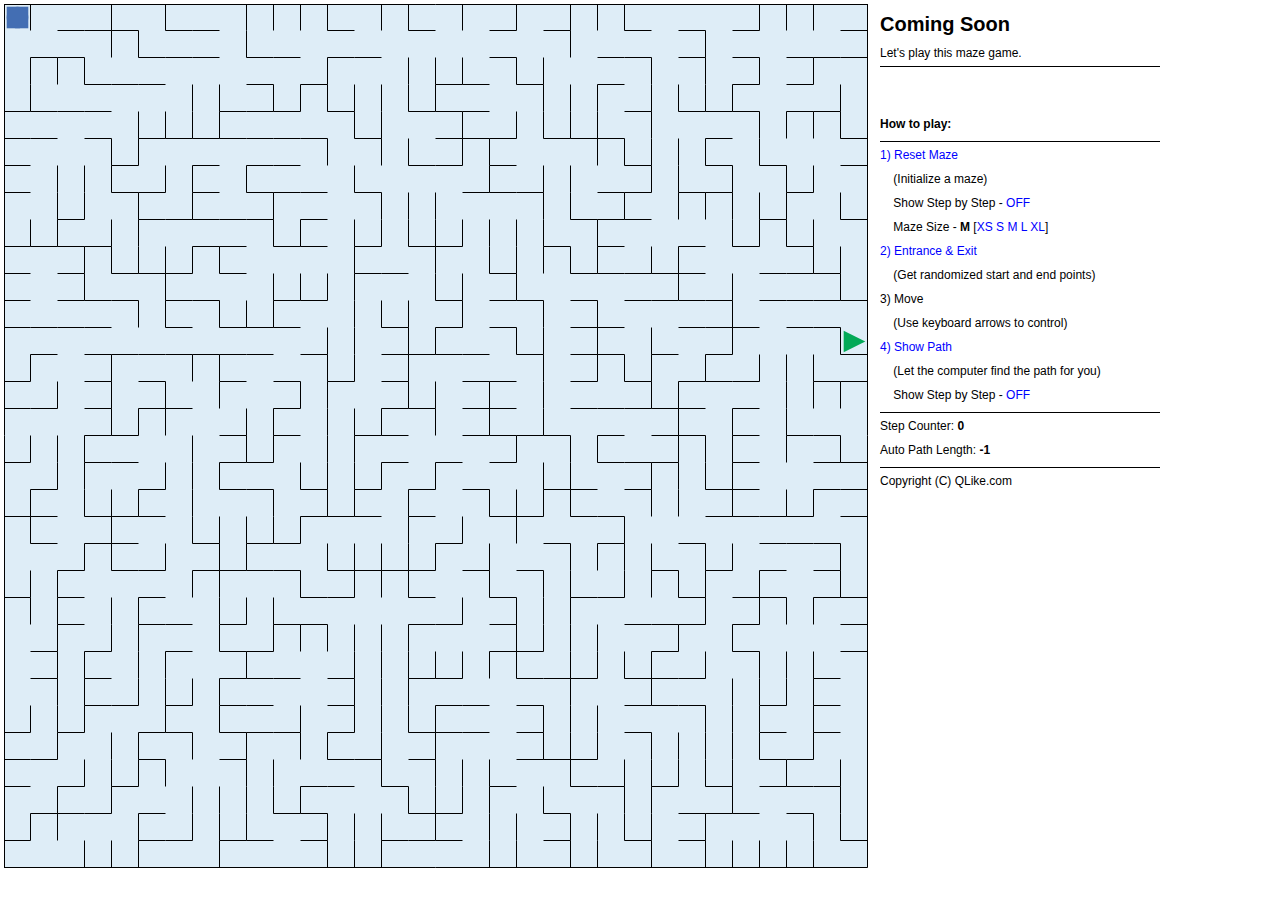
<file: index.html>
<!DOCTYPE html>
<html>
<head>
	<title>QLike Maze</title>
	<link rel="stylesheet" type="text/css" href="maze/app.min.css" />
	<link rel="stylesheet" type="text/css" href="coming.css" />
	<script type="text/javascript" src="maze/app.min.js"></script>
	<script type="text/javascript" src="coming.js"></script>
</head>
<body>
</body>
</html>
</file>
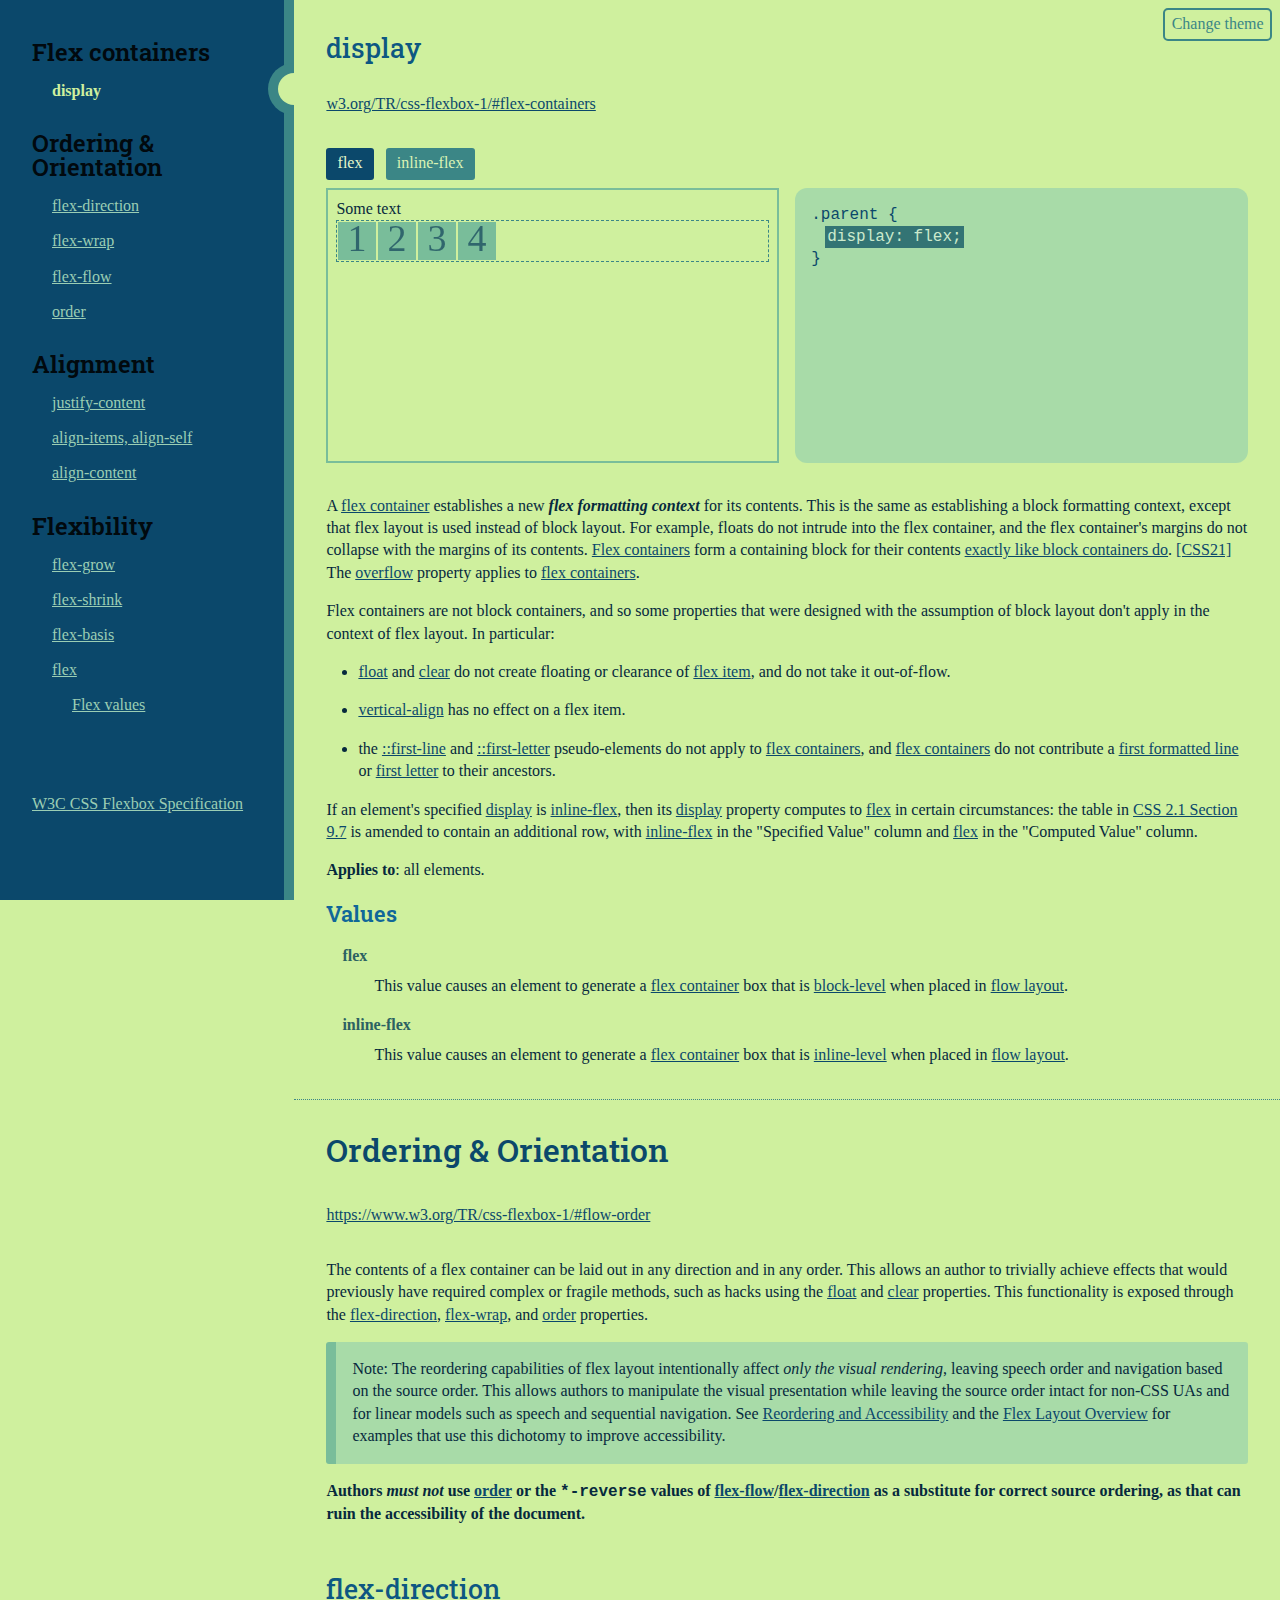
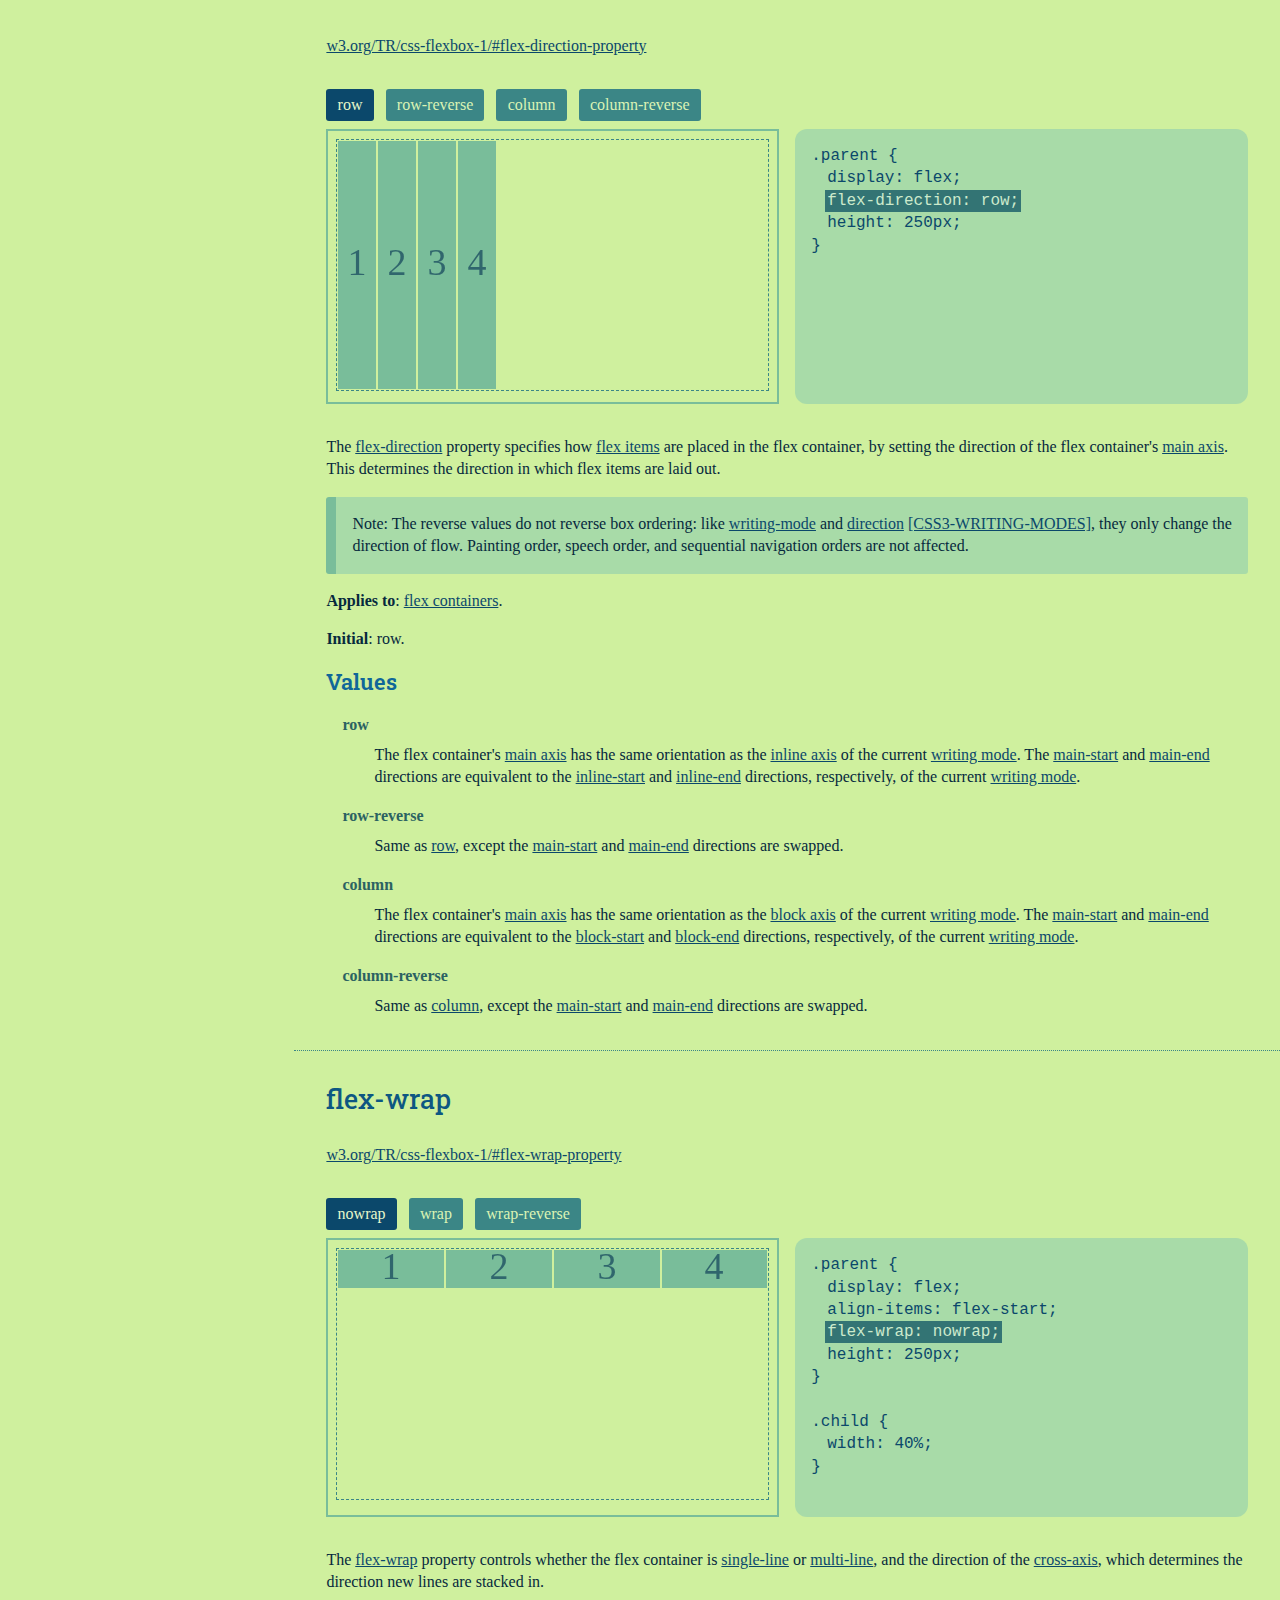
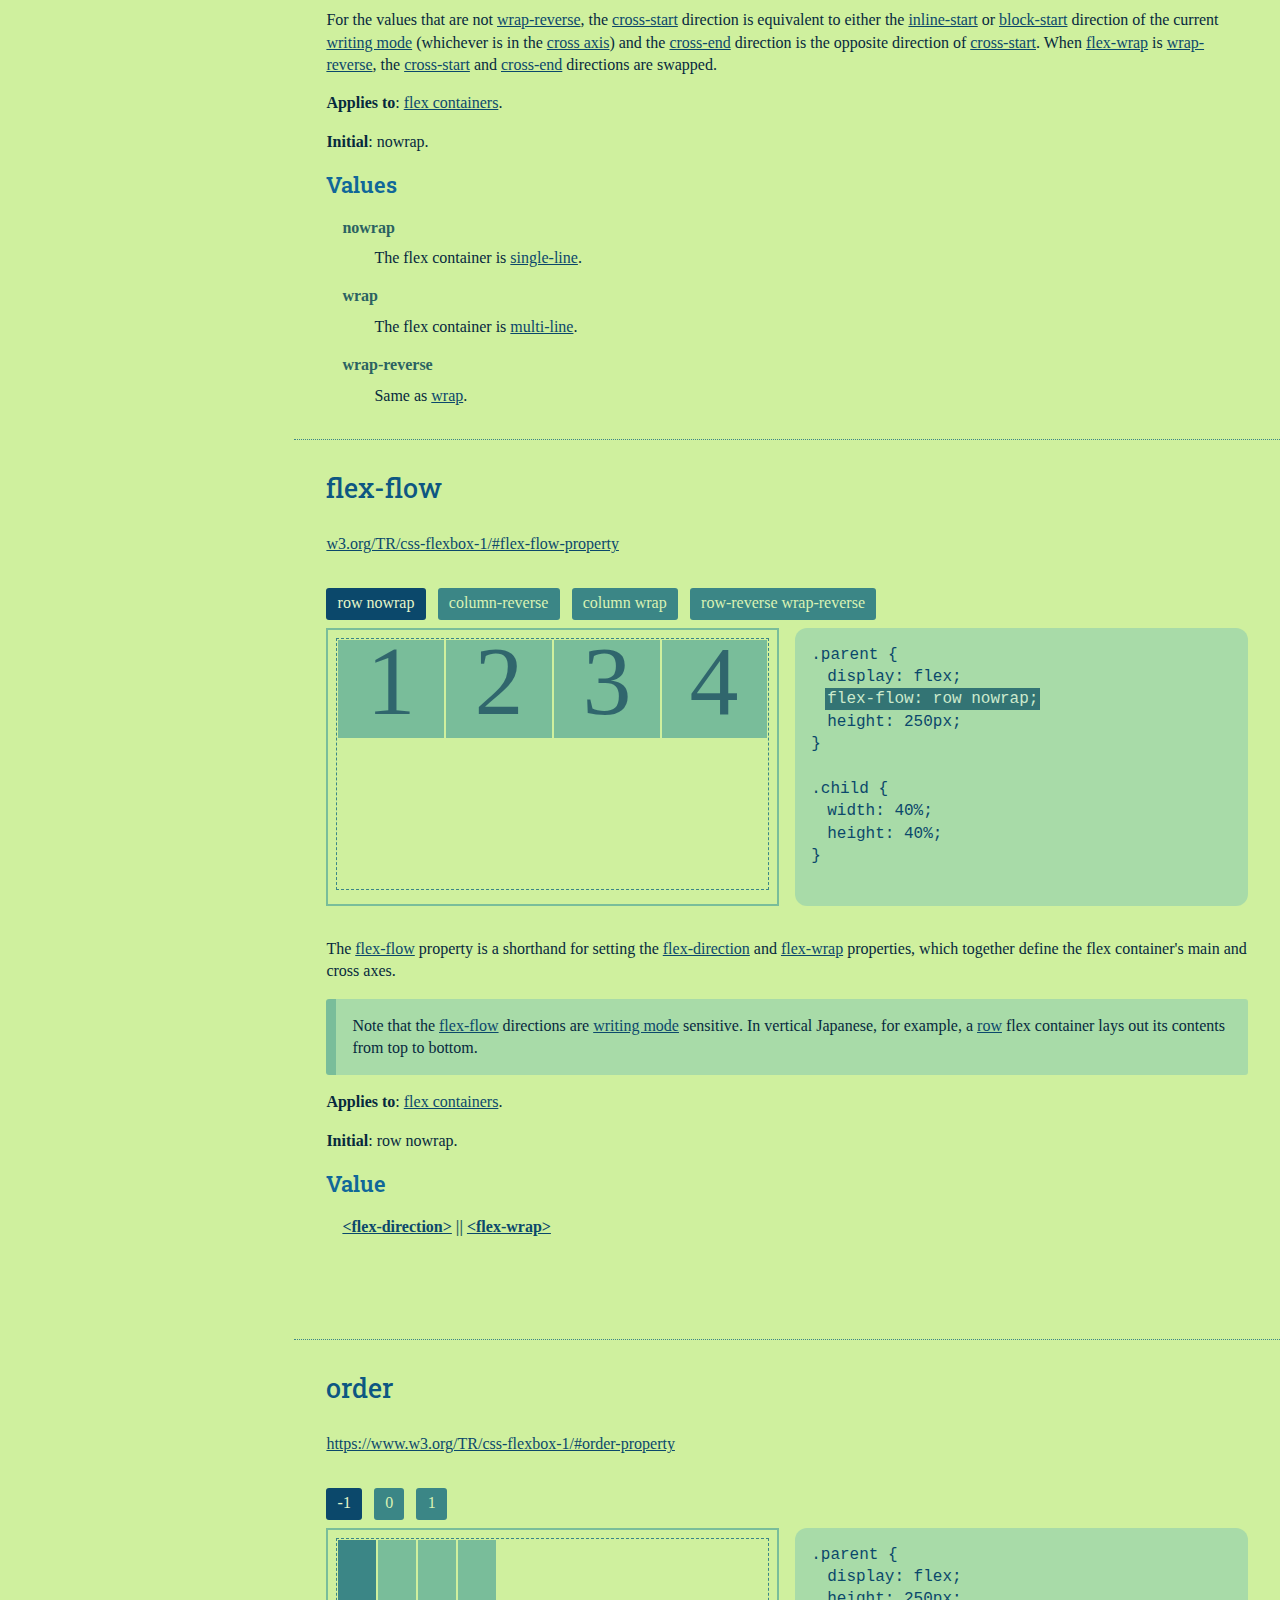
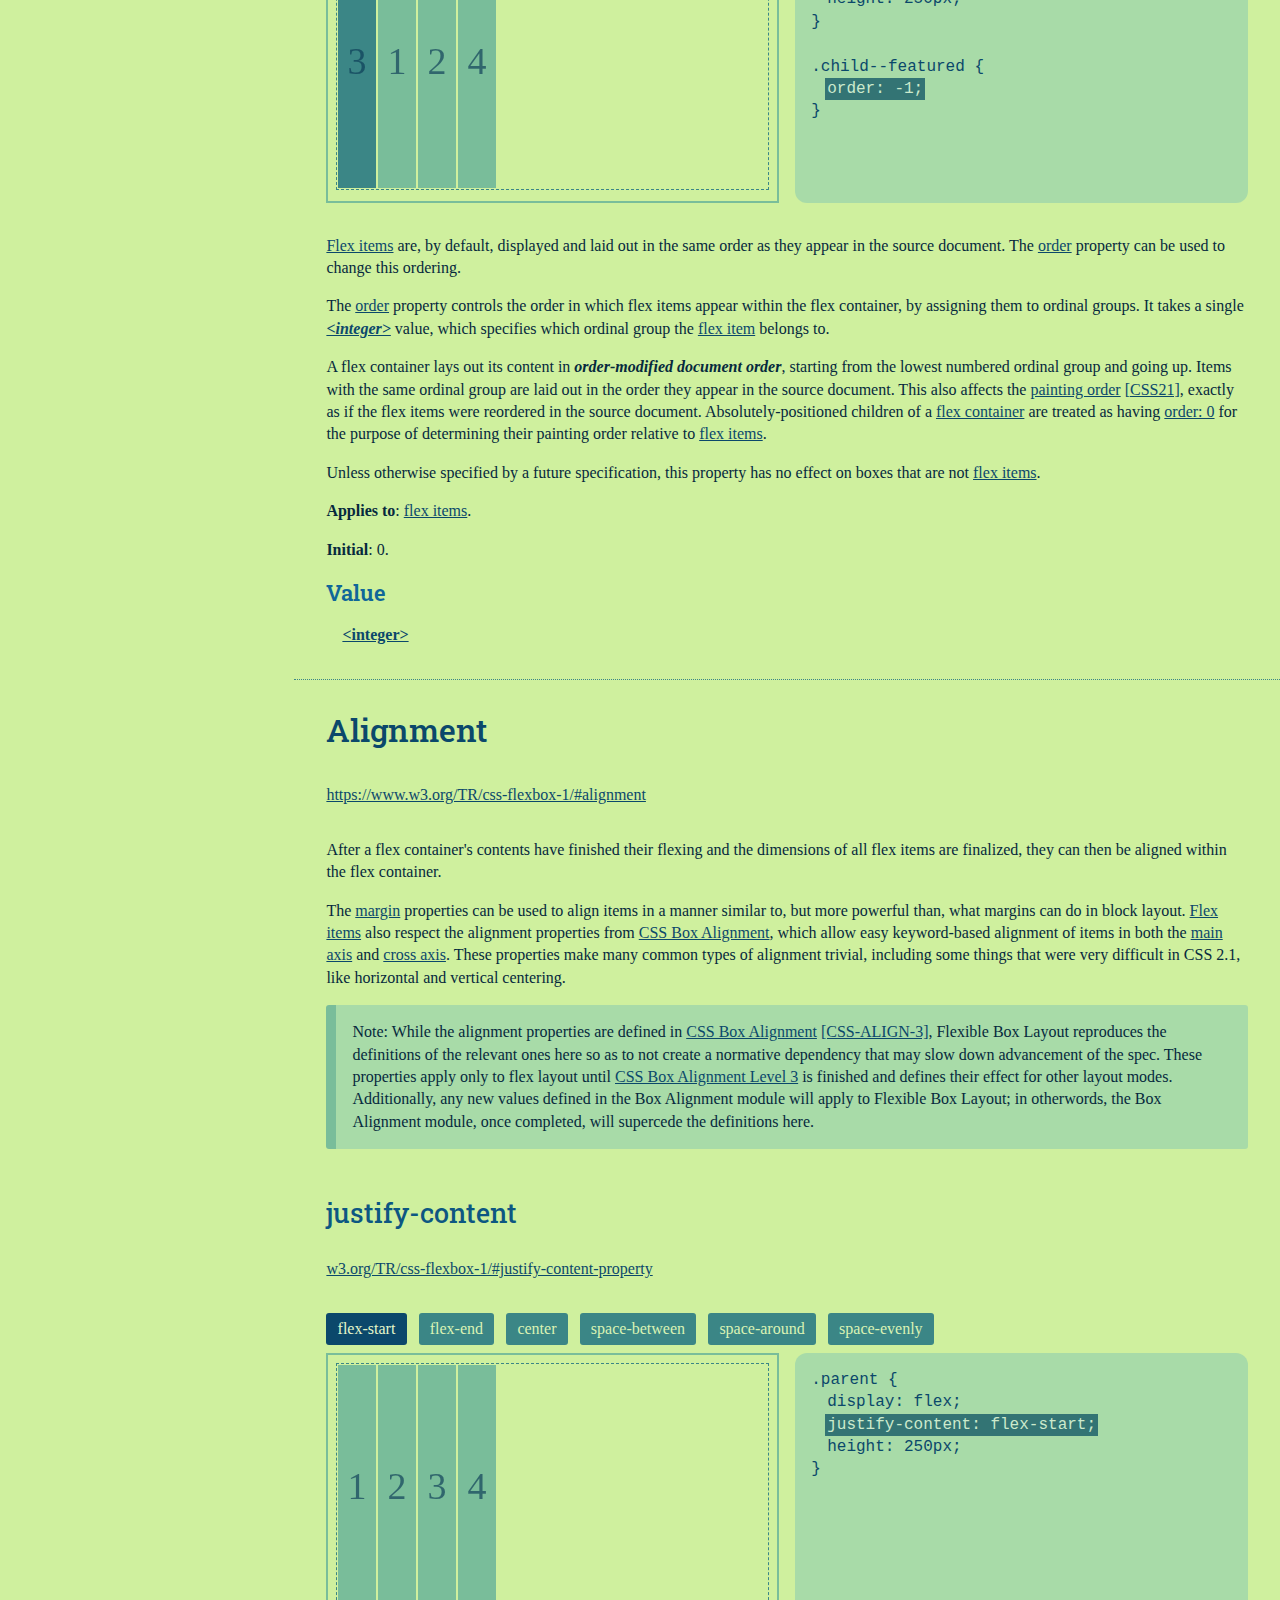
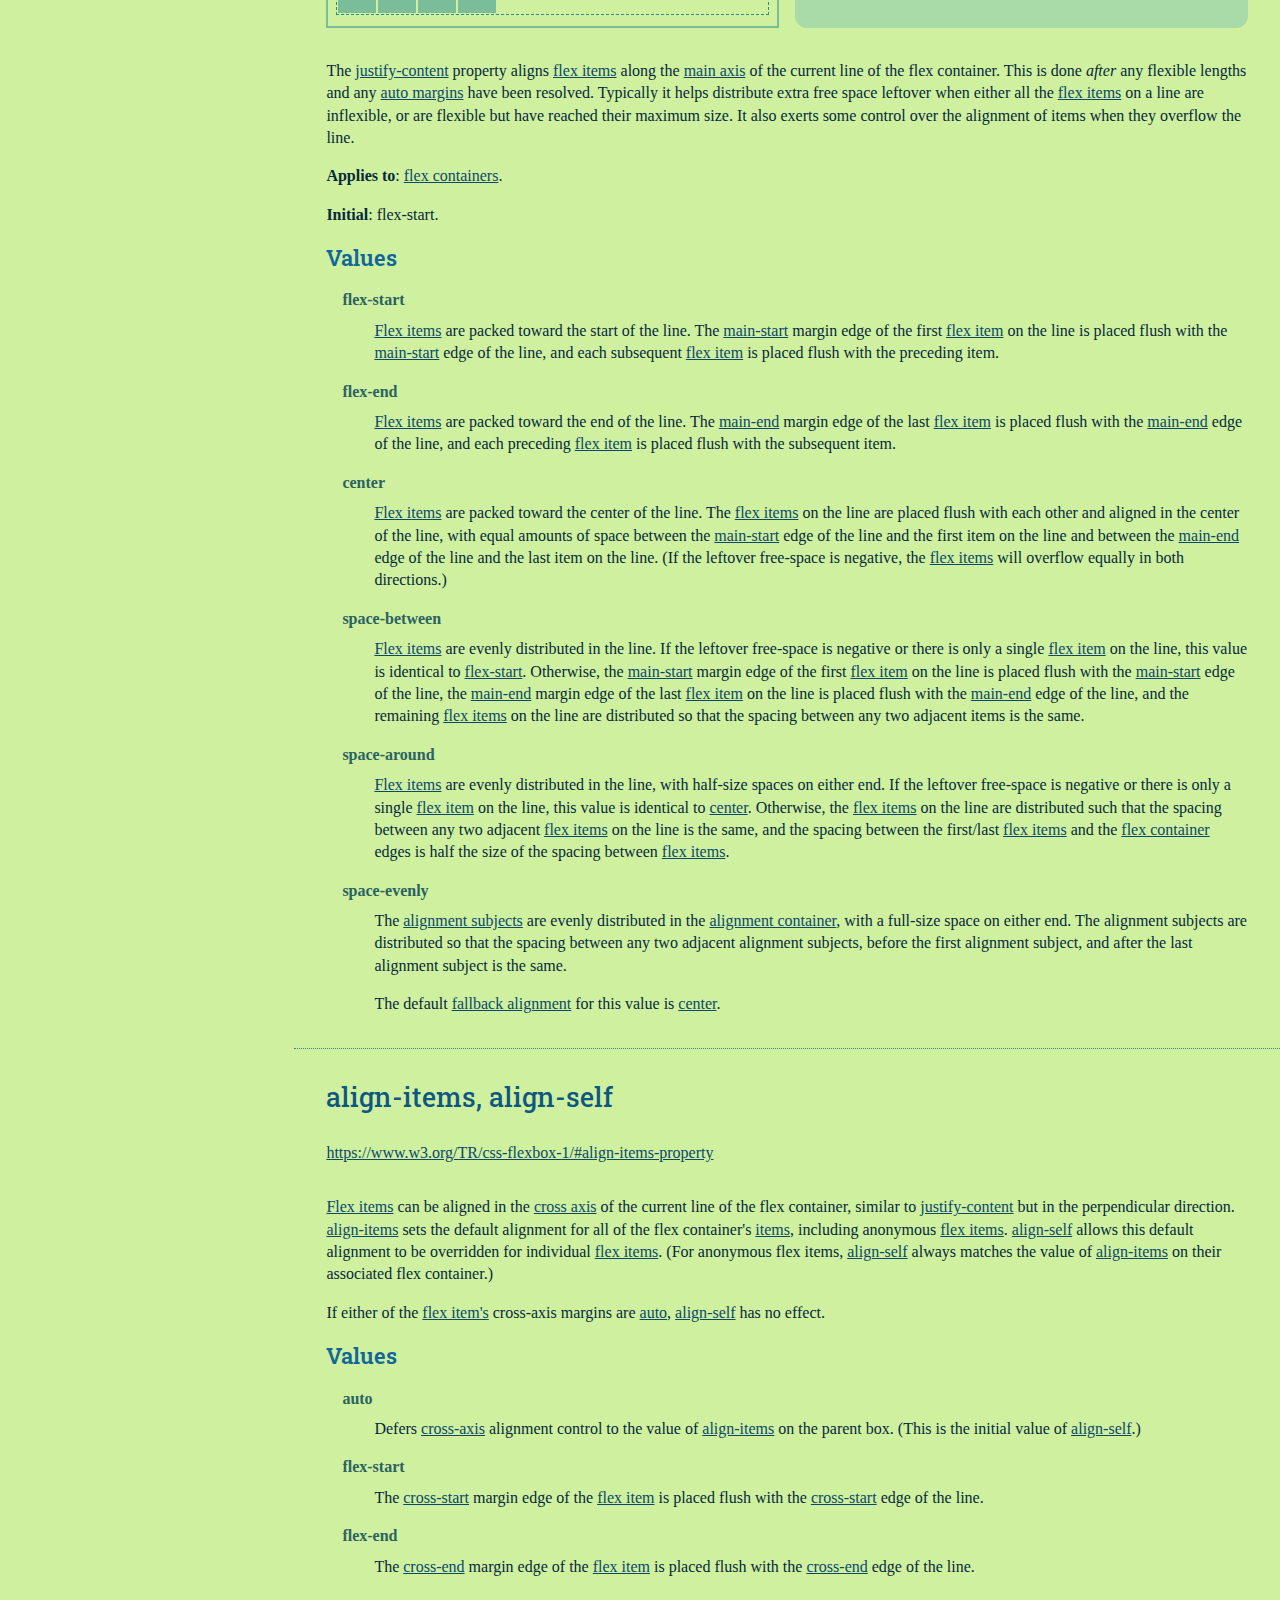
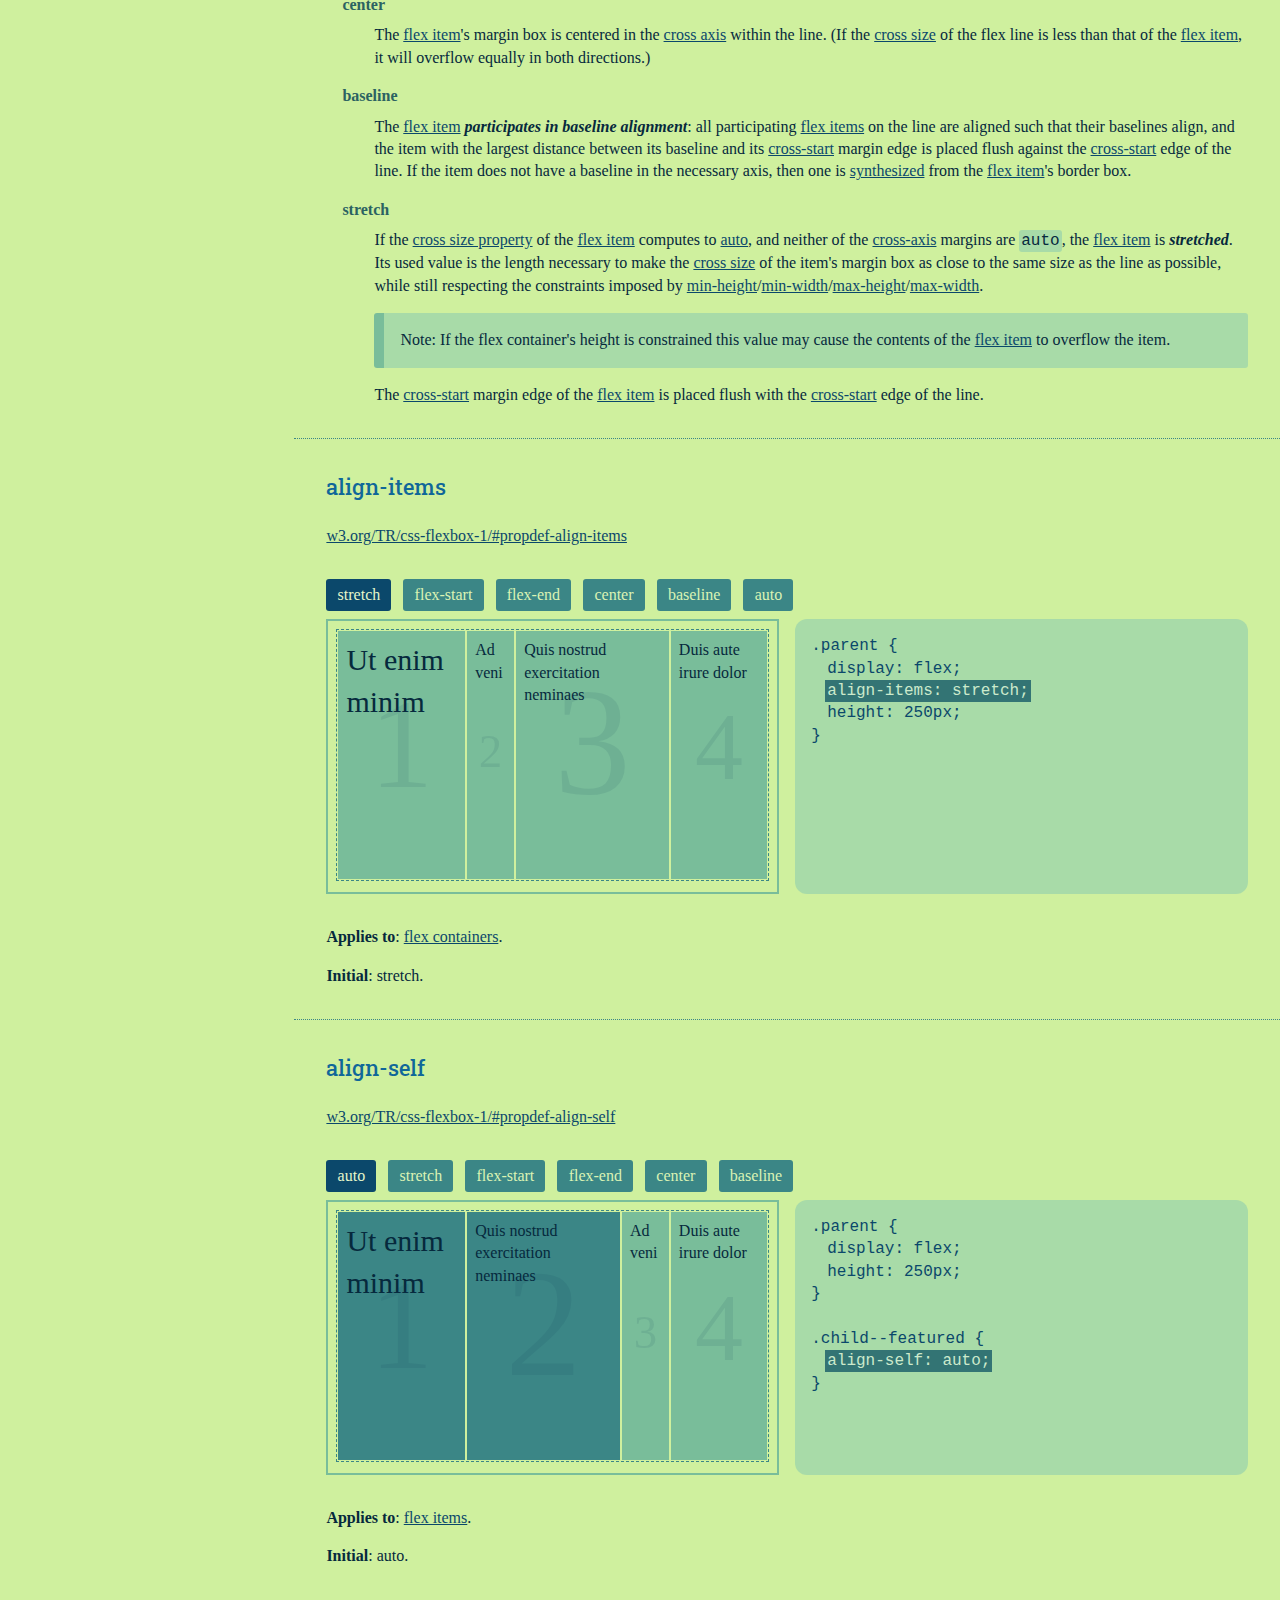
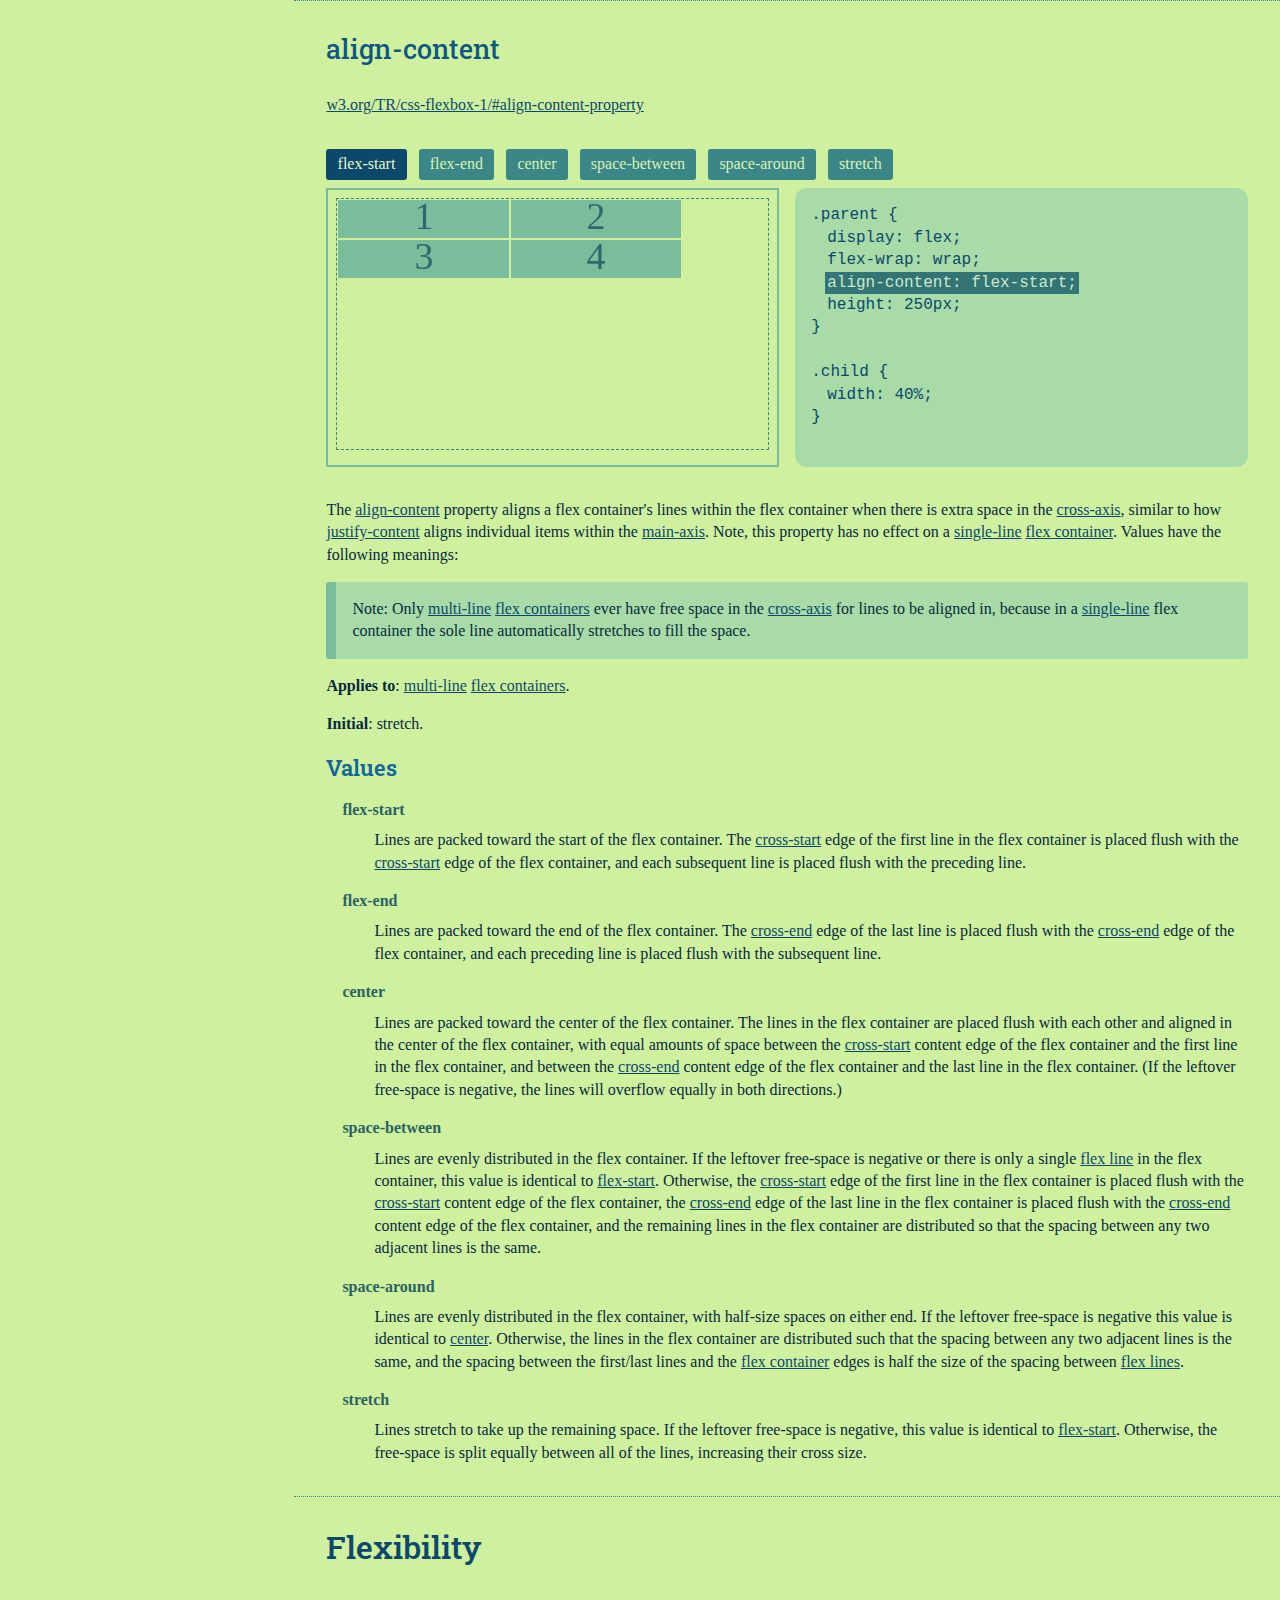
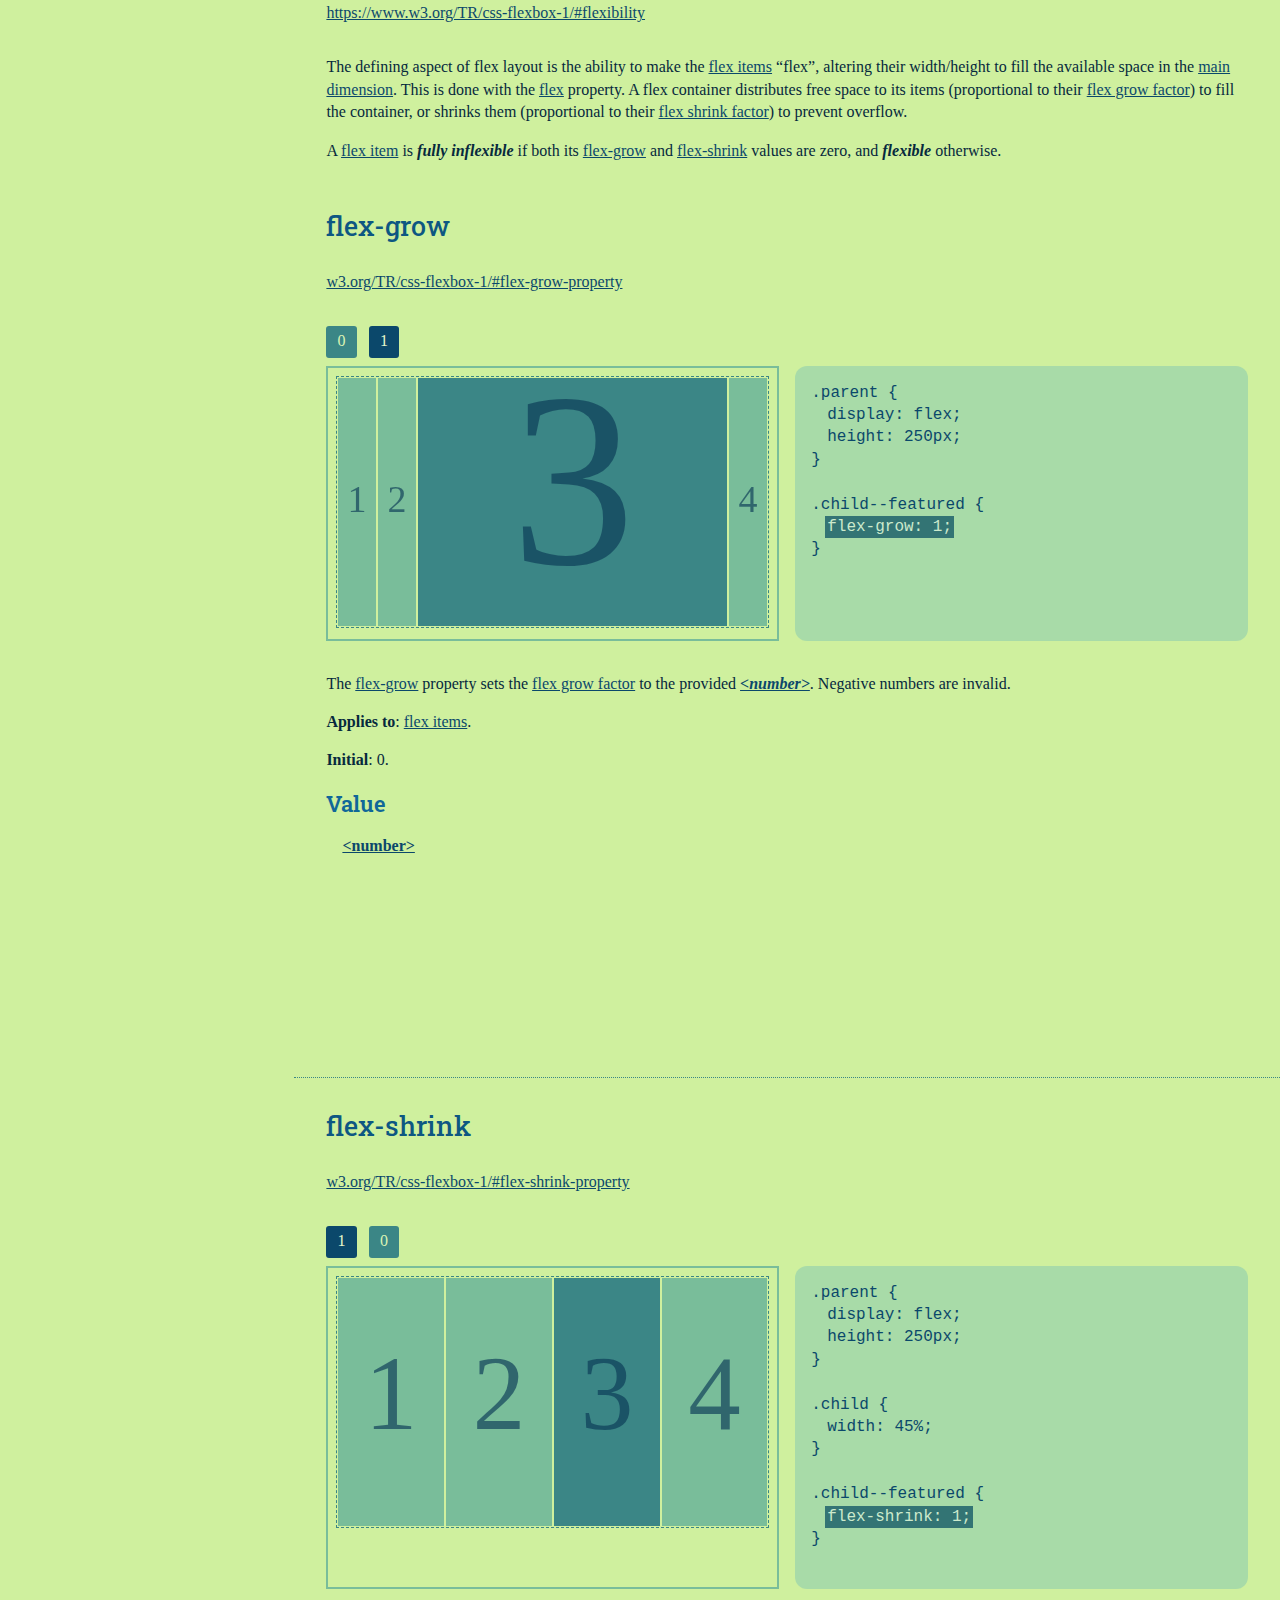
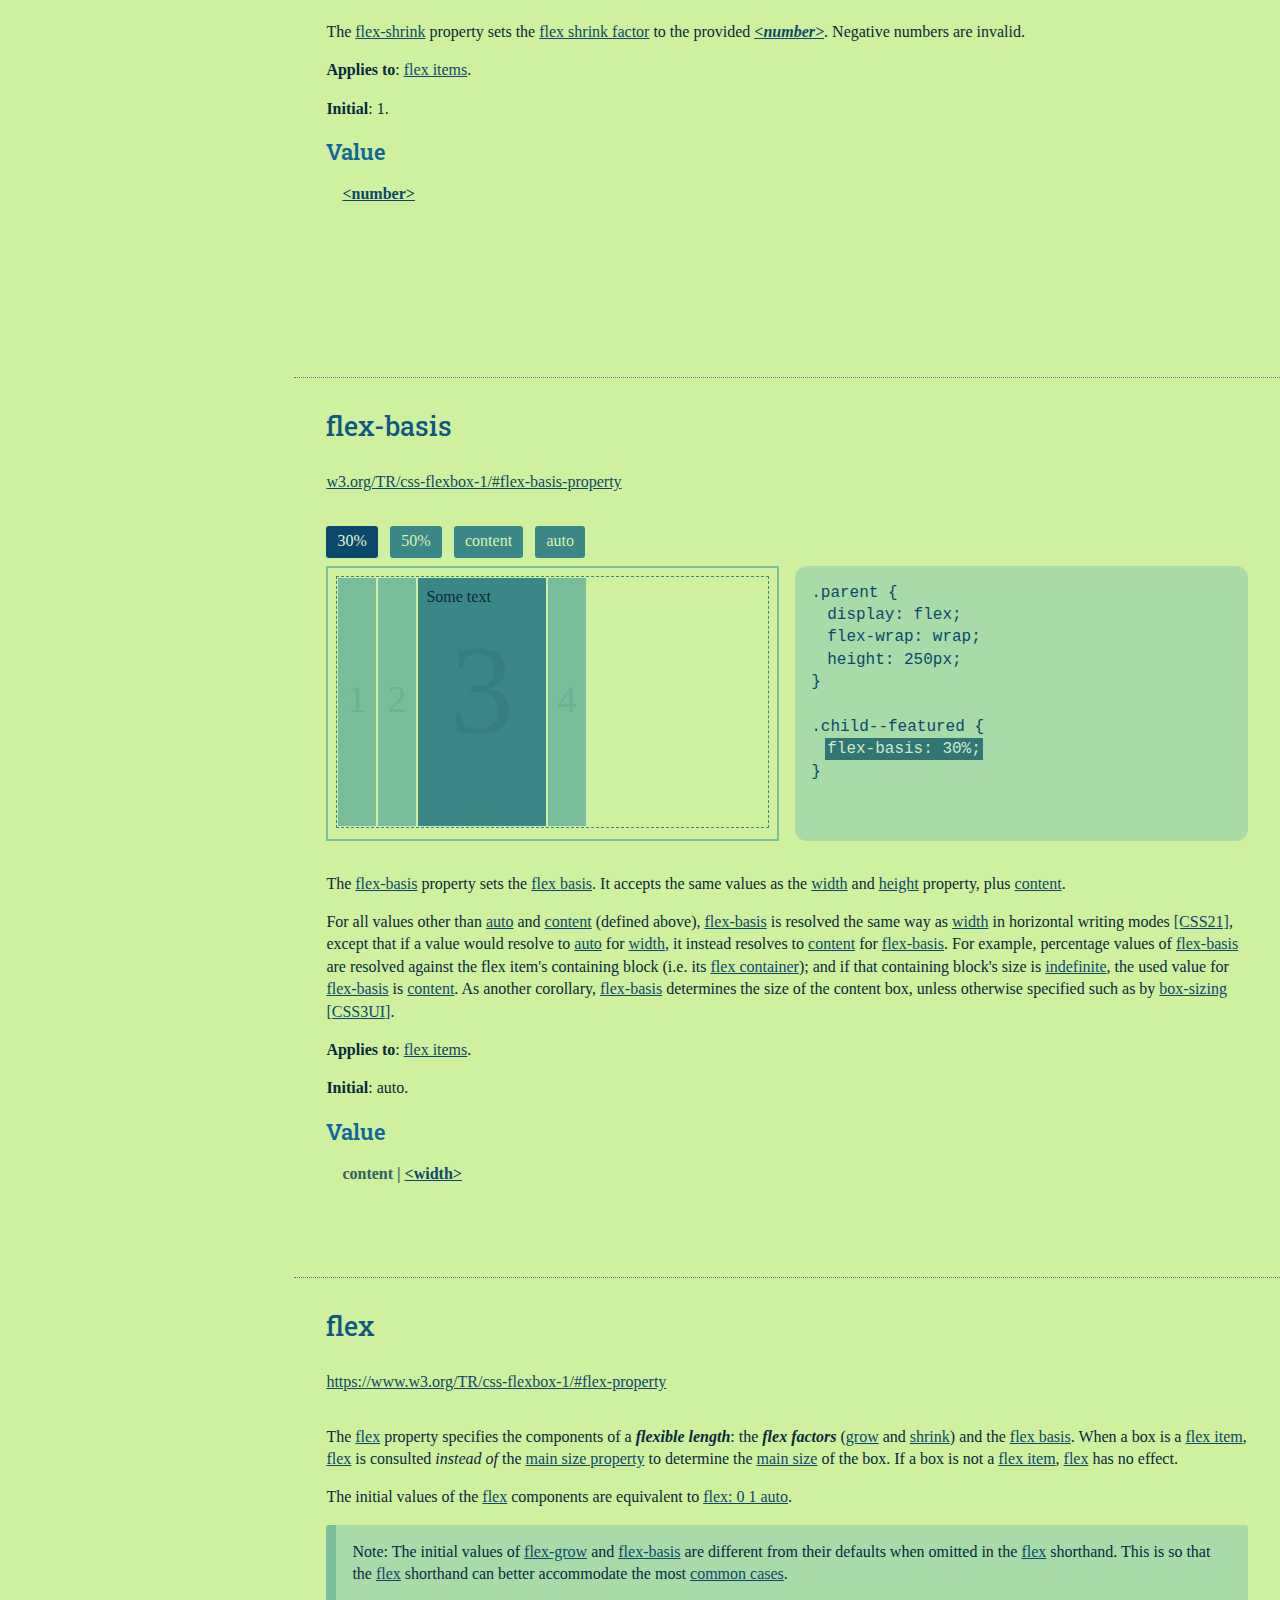
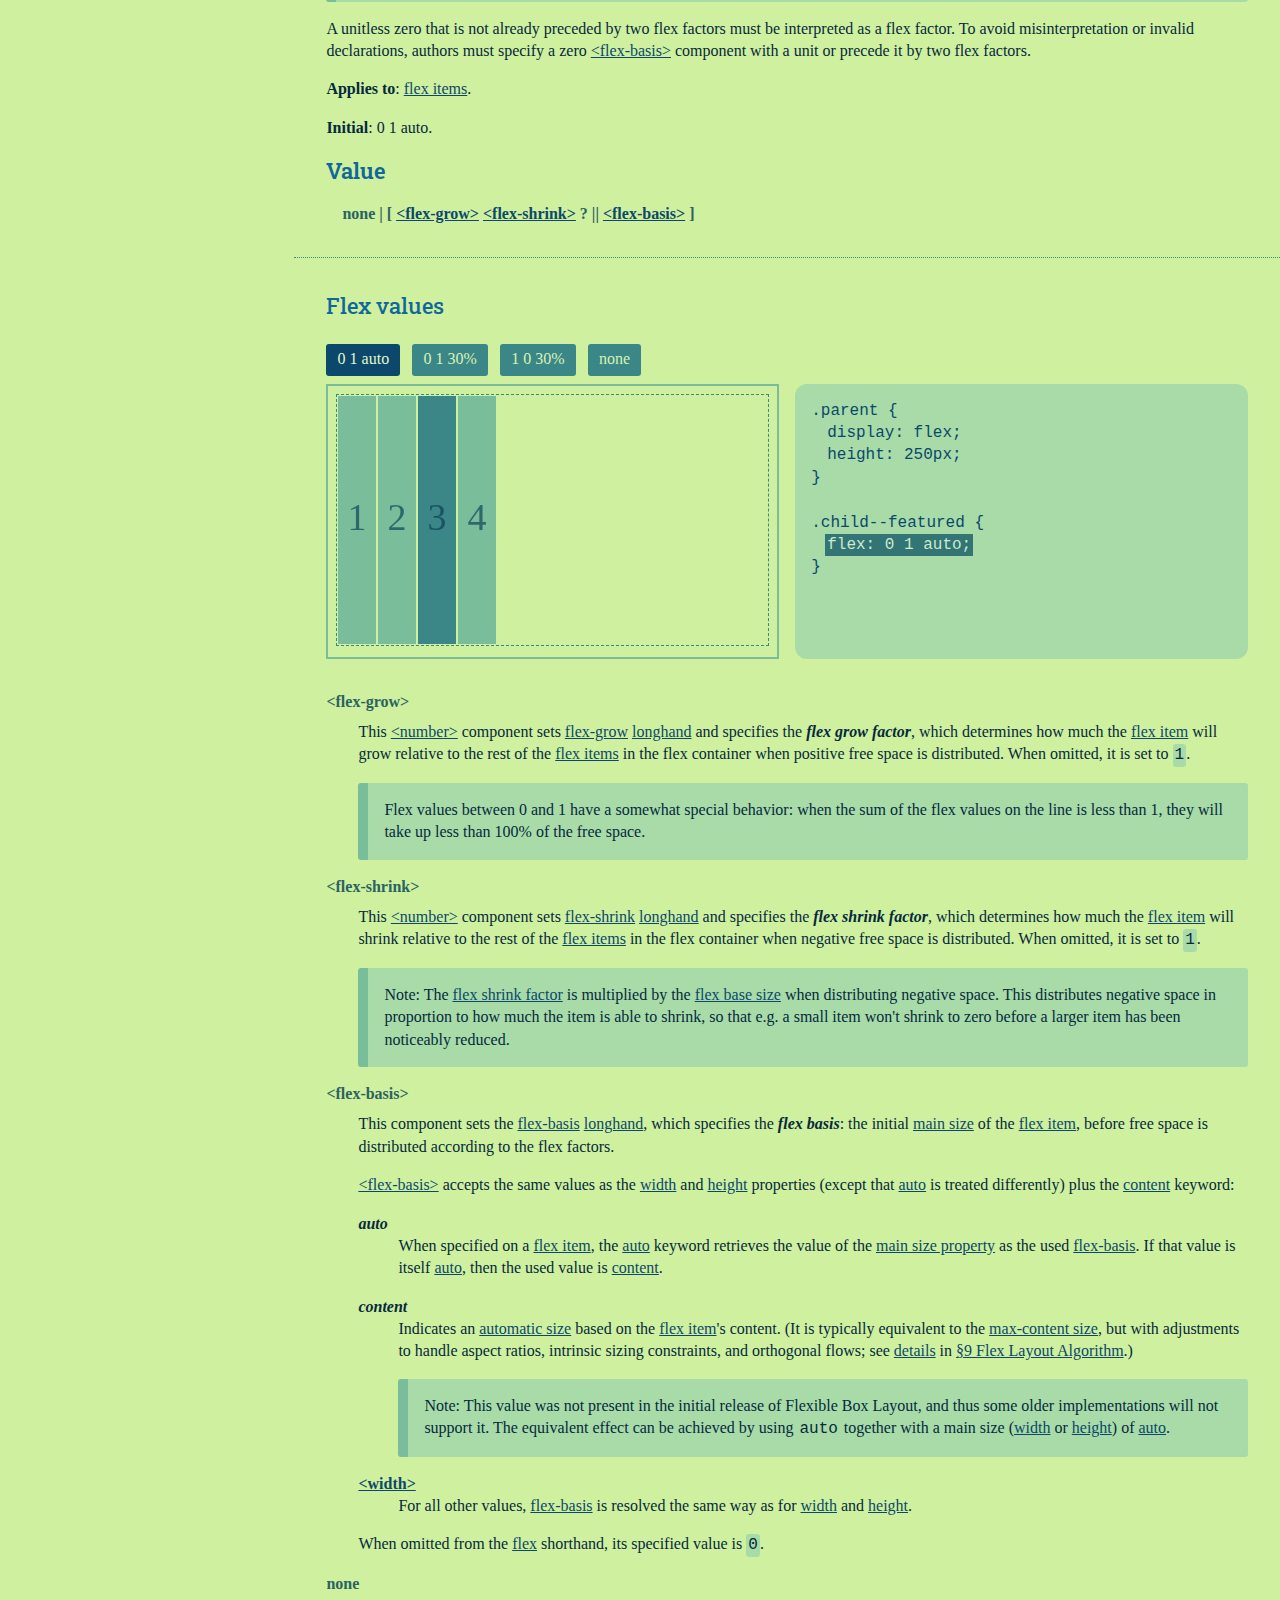
<file: flex/index.html>
<!doctype html>
<html lang="en">
  <head>
    <title>Flex Cheatsheet</title>
    <meta name="description"
      content="Demos for W3C CSS Flexbox Specification http://www.w3.org/TR/css-flexbox-1/">

    <meta name="viewport" content="width=device-width,minimum-scale=1,initial-scale=1">

    <meta property="og:title" content="Flex Cheatsheet">
    <meta property="og:type" content="website">
    <meta property="og:description"
      content="Demos for W3C CSS Flexbox Specification http://www.w3.org/TR/css-flexbox-1/">
  <link href="./styles.css" rel="stylesheet"></head>

  <body class="page" data-theme="sunny">
    <h1 class="visually-hidden">Flex Cheatsheet</h1>

    <div class="page-container">
      <main class="page-main"></main>

      <aside class="page-aside page-aside--collapsed">
        <button type="button" class="page-aside__toggler">
          <span class="visually-hidden">Toggle nav</span>
        </button>

        <div class="page-aside__content">
          <p
            class="
              page-aside__clarification
              page-aside__container
            "><a href="http://www.w3.org/TR/css-flexbox-1/">W3C CSS Flexbox Specification</a></p>
        </div>
      </aside>
    </div>

    <button class="theme-control" type="button">Change theme</button>

    <template id="demo-tmpl">
      <div class="demo notranslate">
        <div class="demo__content">
          <div class="demo__view">
            <div class="parent">
              <div class="child"></div>
              <div class="child"></div>
              <div class="child child--featured"></div>
              <div class="child"></div>
            </div>
          </div>

          <div class="demo__code" spellcheck="false"></div>
        </div>
      </div>
    </template>
  <script type="text/javascript" src="./bundle.js"></script></body>
</html>
</file>
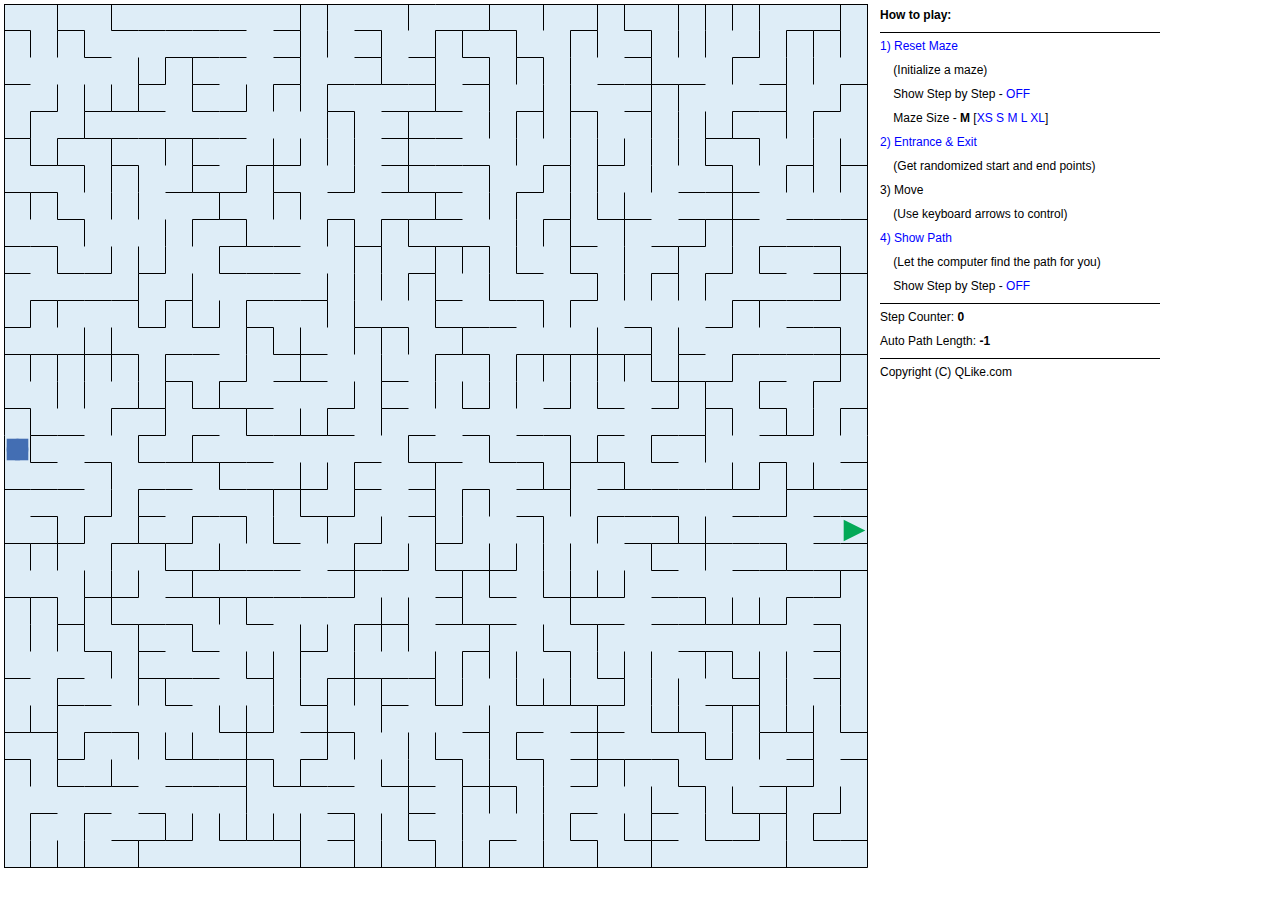
<file: maze/index.html>
<!DOCTYPE html>
<html>
<head>
	<title>QLike Maze</title>
	<link rel="stylesheet" type="text/css" href="app.min.css" />
	<script type="text/javascript" src="app.min.js"></script>
</head>
<body>
</body>
</html>
</file>
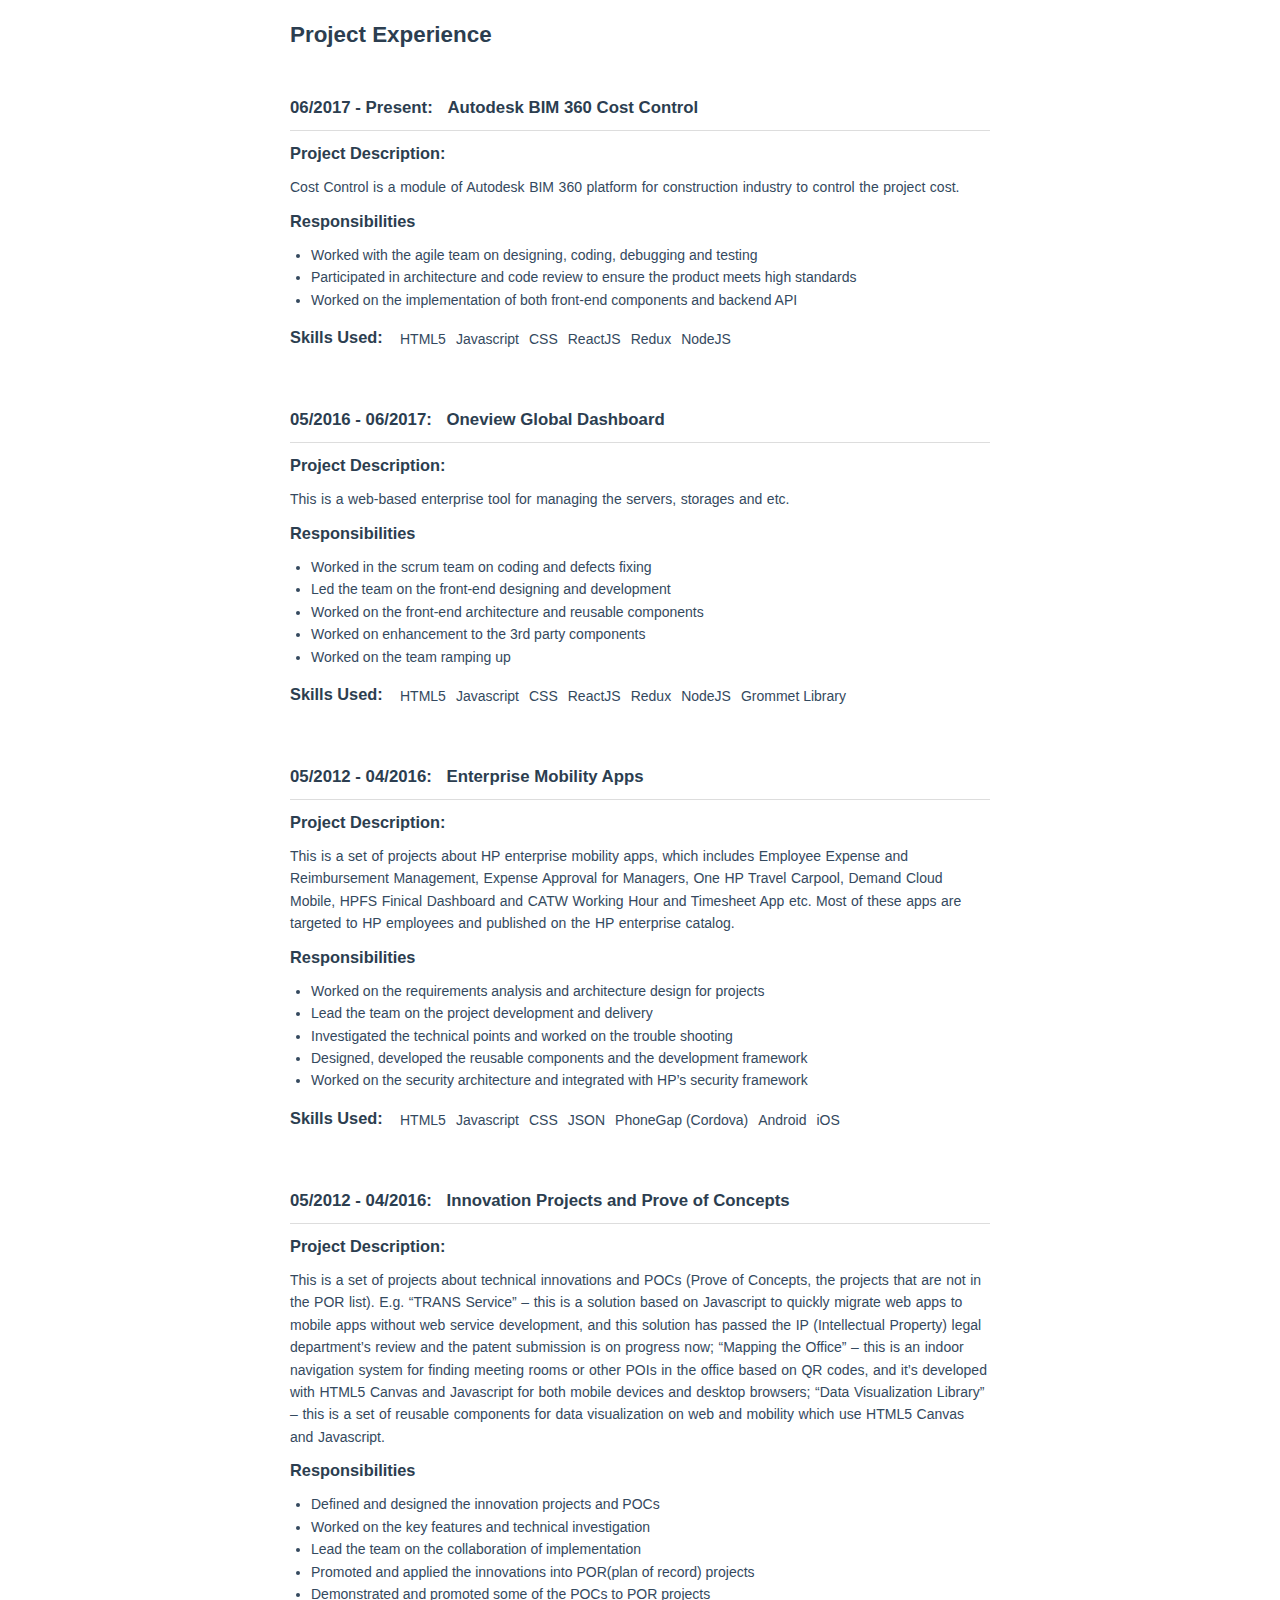
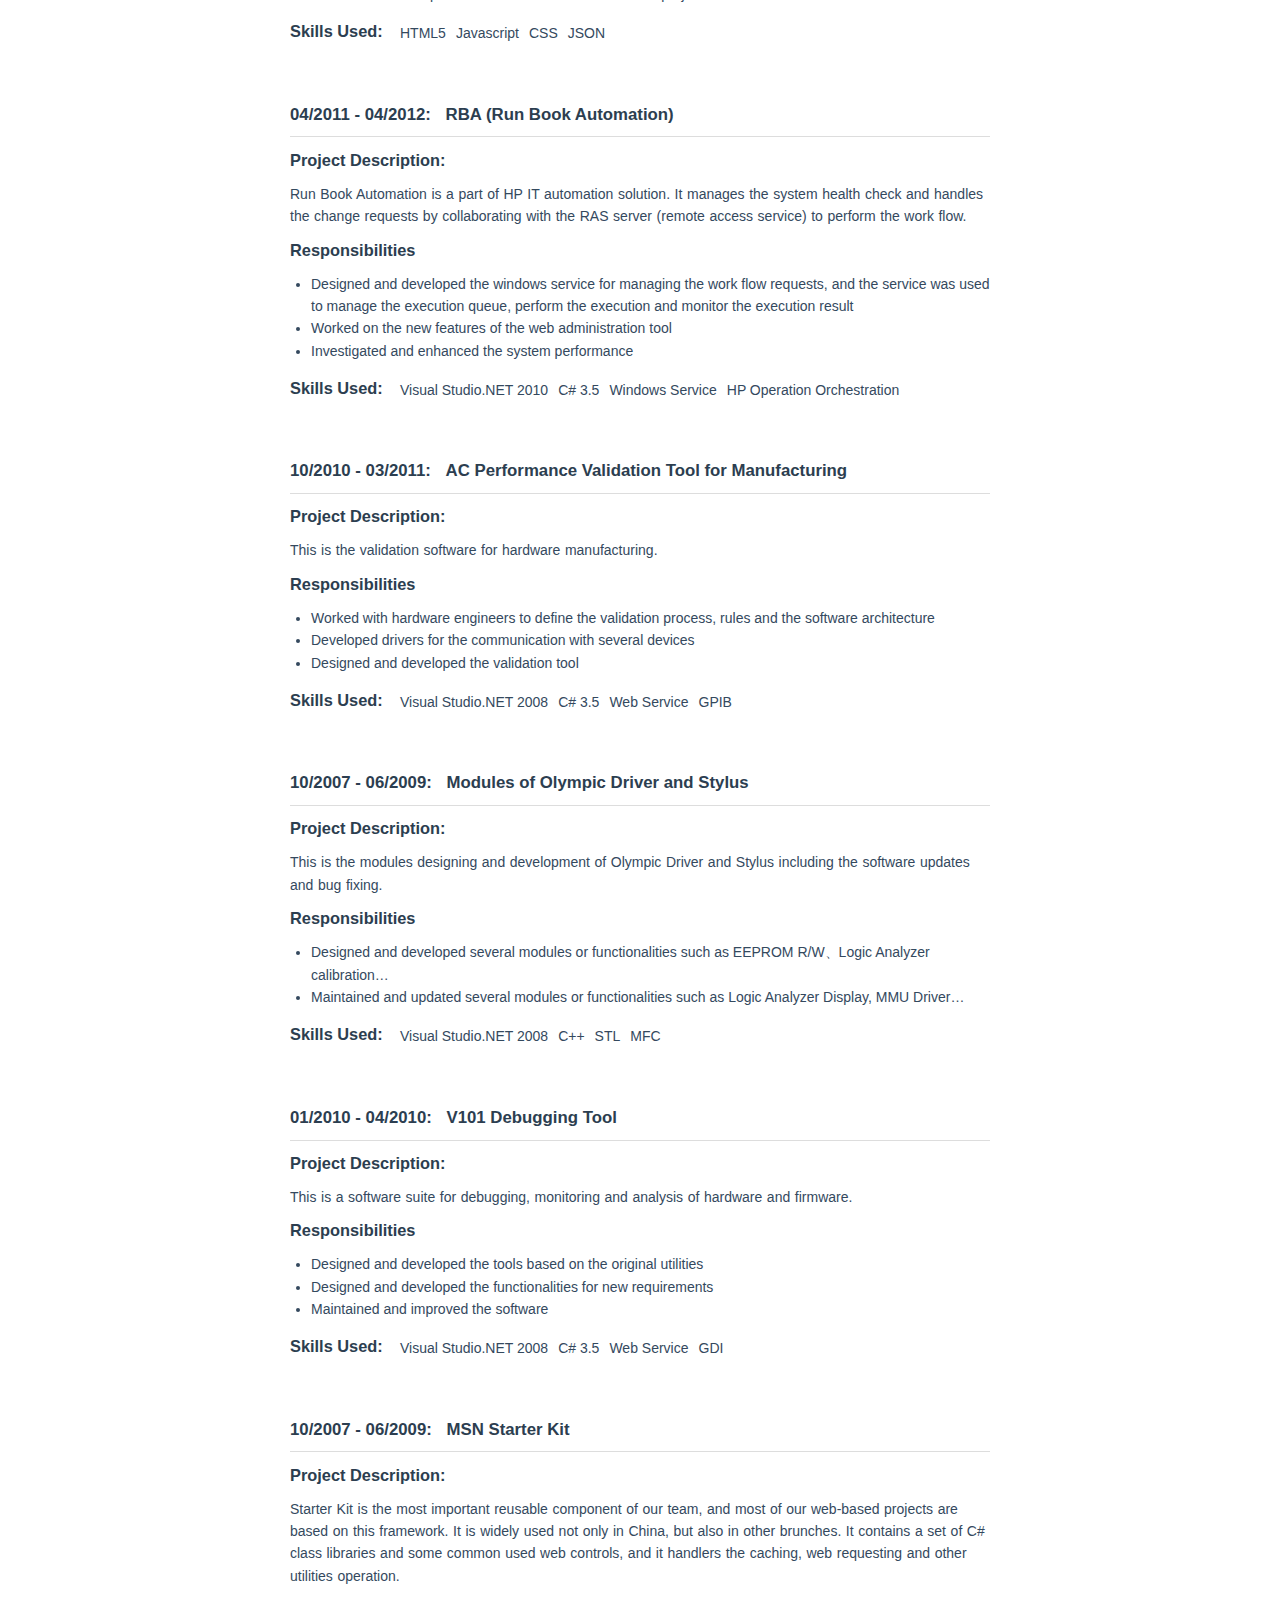
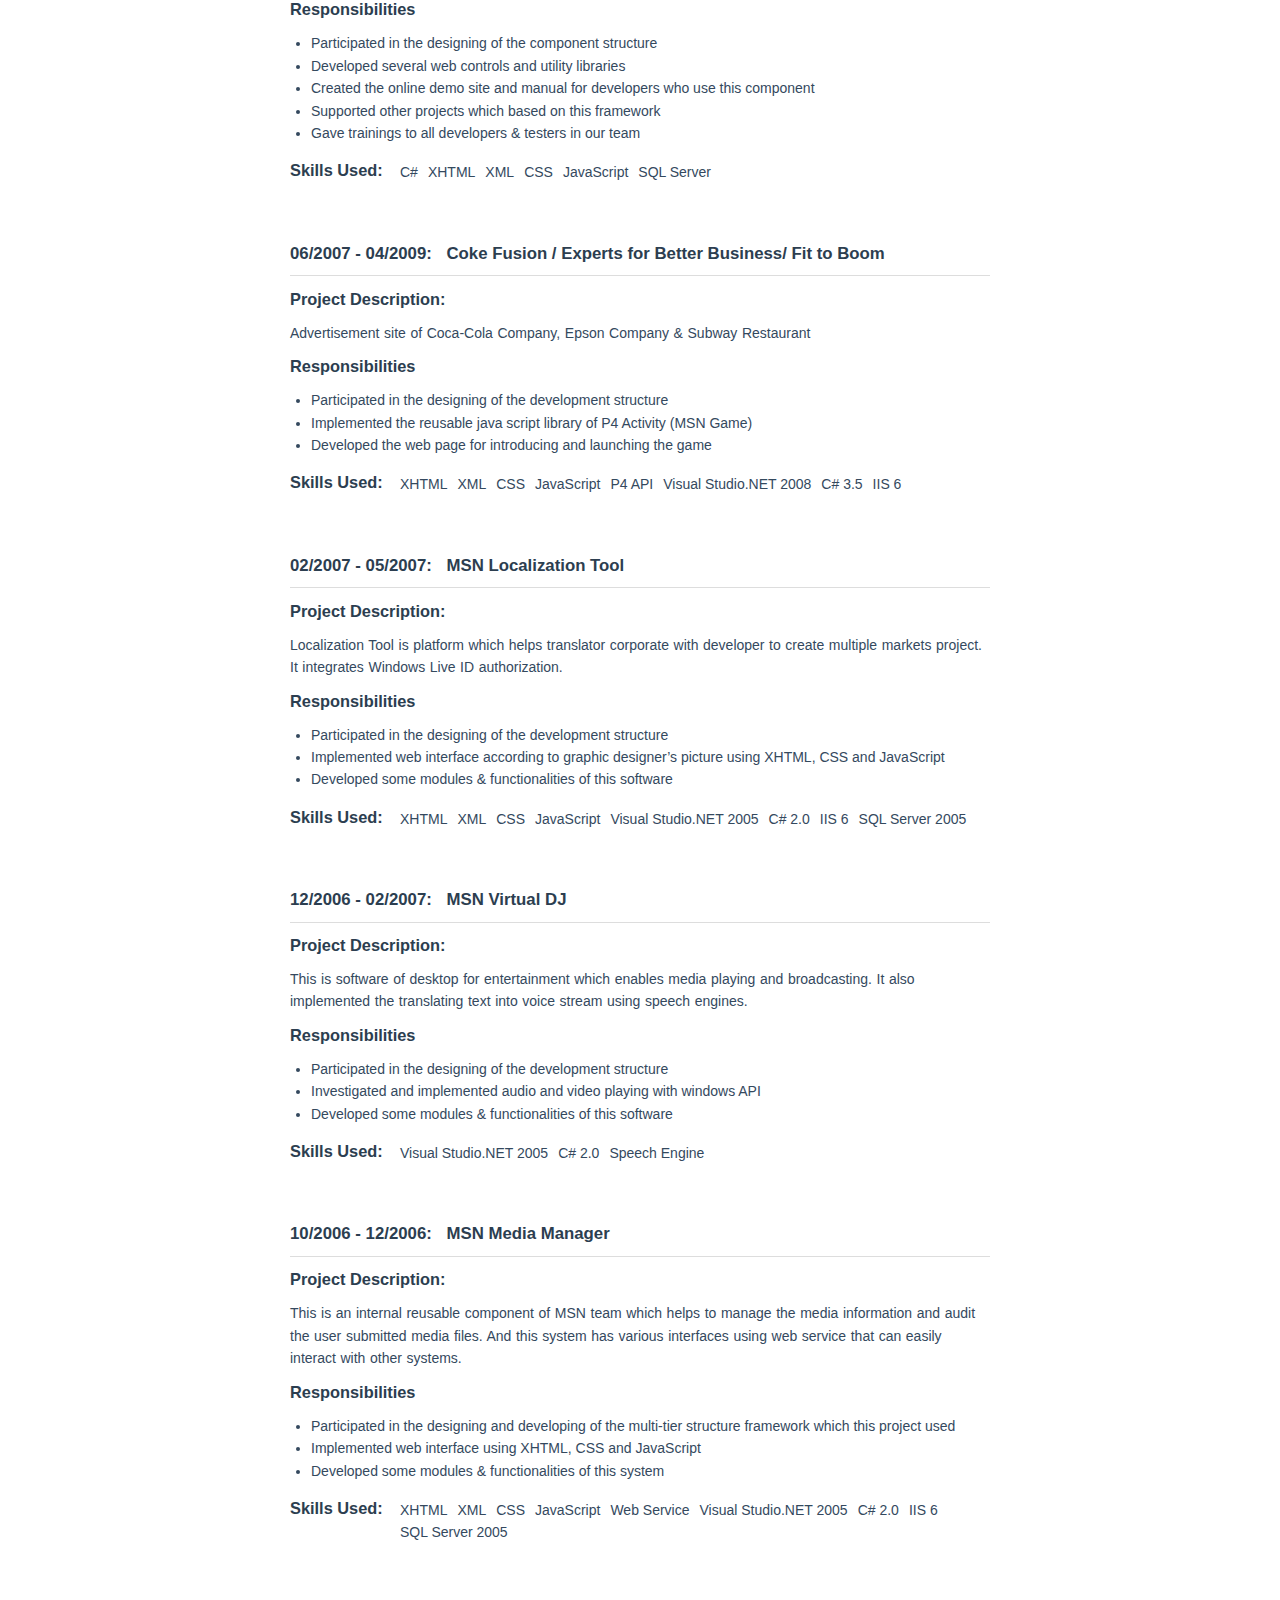
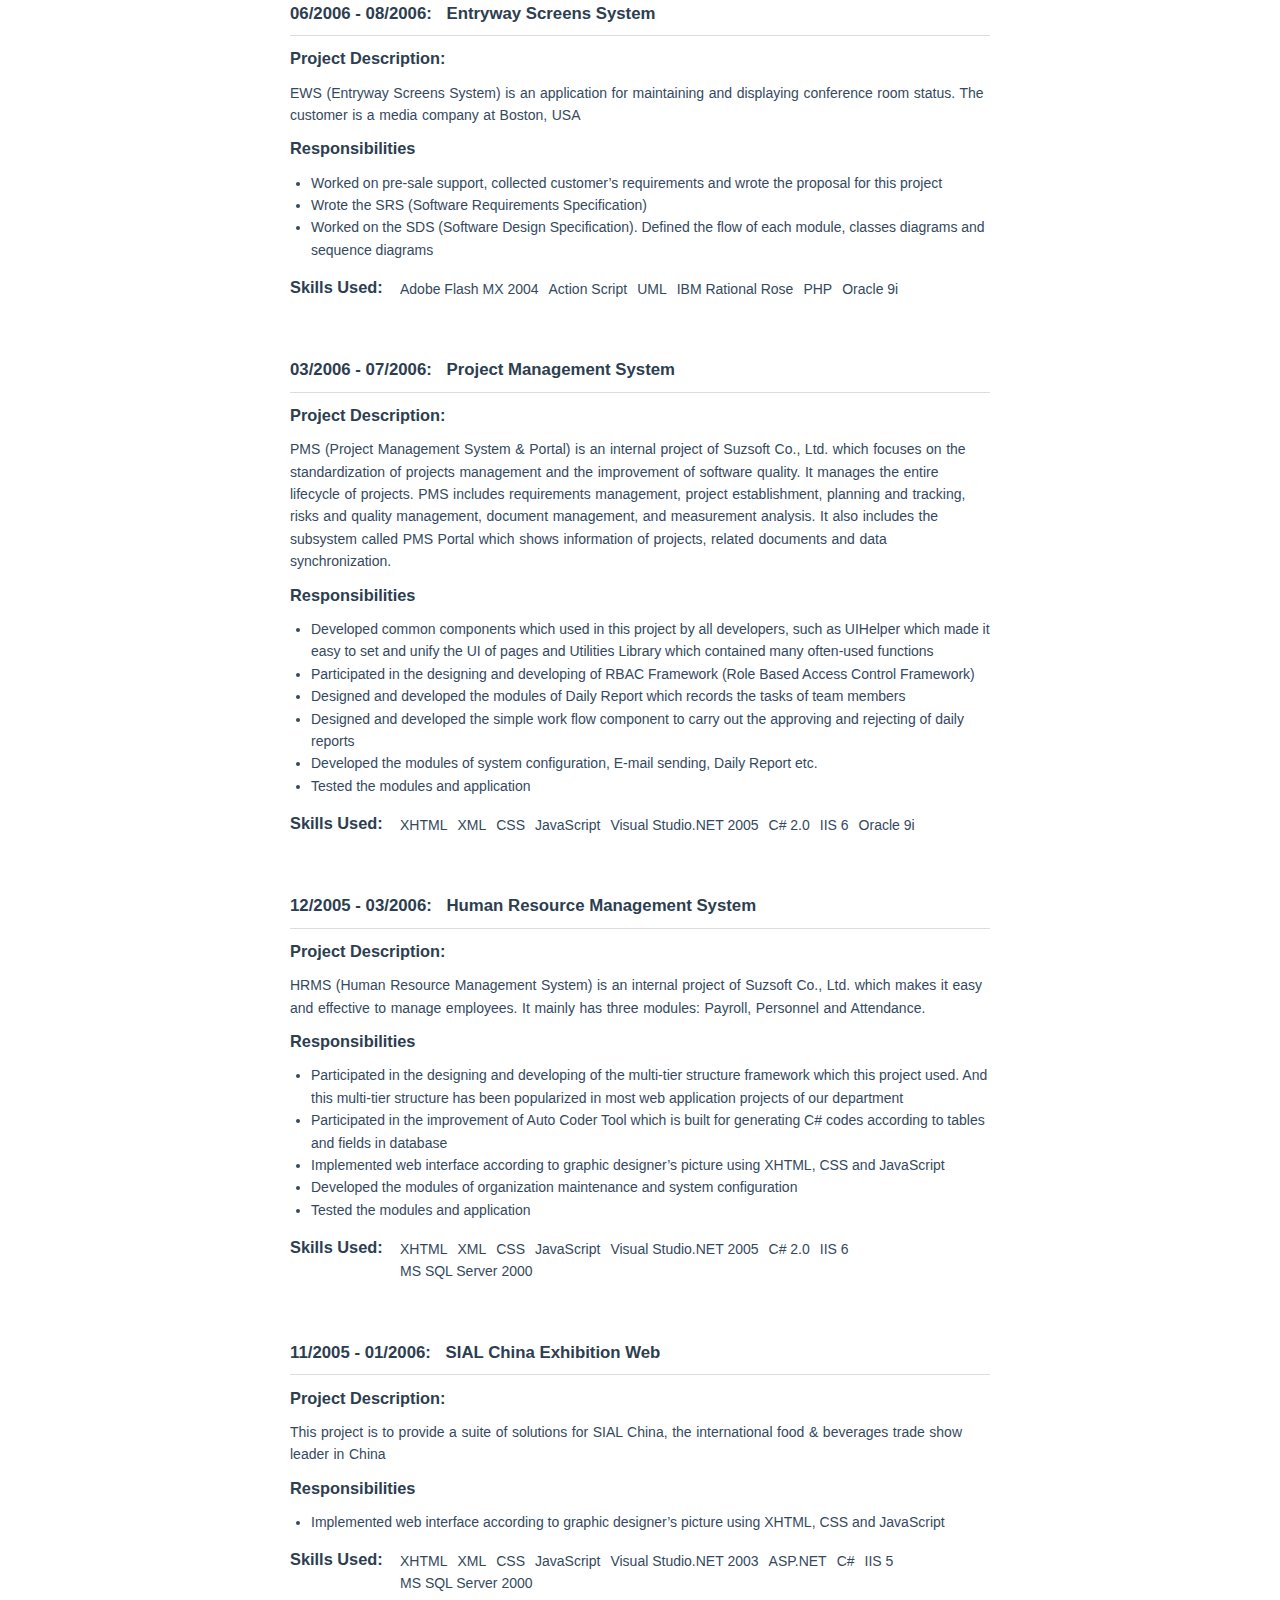
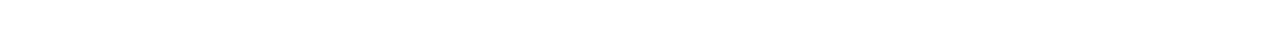
<file: me/index.html>
<!DOCTYPE html>
<html lang="en">

<head>
  <meta charset="utf-8">
  <script src="vendor/vue.js"></script>
  <link href="style.css" media="all" rel="stylesheet" />
  <title>Project Experience</title>
</head>

<body>
  <div id="app">
    <div class="content">
      <h1 class="title">{{ title }}</h1>
      <div class="projects">
        <project v-for="item in projects" v-bind:project="item">
        </project>
        <div>
        </div>
      </div>
    </div>
  </div>
  <script src="./data/project-data.js"></script>
  <script src="./component/project.js"></script>
  <script src="./component/repeator.js"></script>
  <script src="./component/app.js"></script>
</body>

</html>
</file>
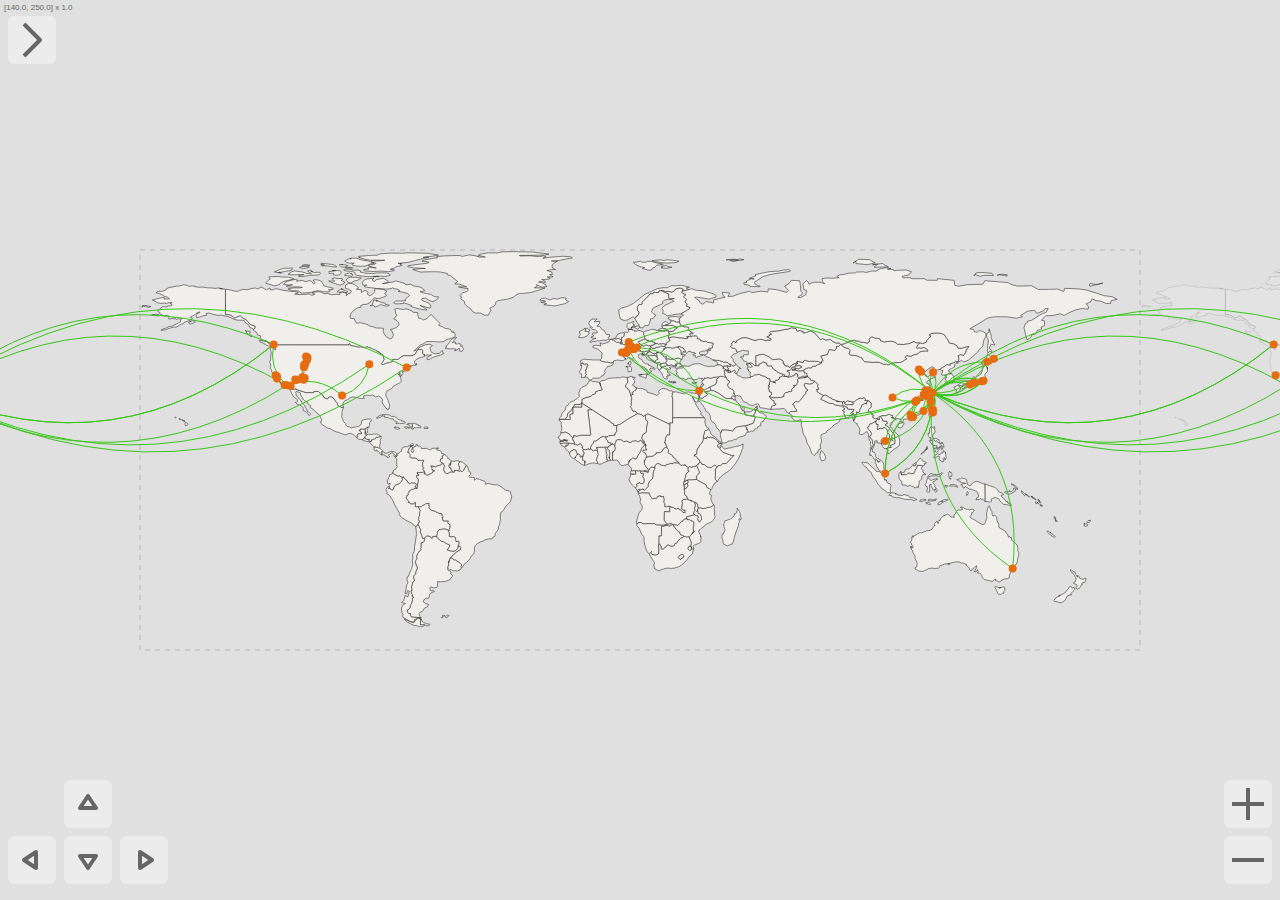
<file: world/index.html>
<!DOCTYPE html>
<html>
  <head>
    <title>World Path</title>
    <meta http-equiv="Content-Type" content="text/html; charset=utf-8" />
    <meta name="viewport" content="width=device-width, initial-scale=1.0, maximum-scale=1.0, user-scalable=0" />
    <meta name="format-detection" content="telephone=no" />
    <meta name="apple-mobile-web-app-capable" content="yes" />
    <script type="text/javascript" src="world-path-0.1.0.min.js"></script>
    <script type="text/javascript" src="data.js"></script>
    <script language="JavaScript">
      var fullScreen = Util.getQueryStringByName("fullscreen") != "false";
      var map = new WorldMap();
      var frame = new Frame(map, 1000, 400, fullScreen);

      function pageLoad() {
        var wrapper = document.getElementById("container");
        frame.renderInto(wrapper, function () {
          /* Render customized buttons when renderred */
          // China
          frame.addCustomButton("M0,0 H32 V32 H0 Z M16,8 V24", 784, 146, 24);
          // US
          frame.addCustomButton("M0,0 H32 V32 H0 Z M8,8 H22 V16 H10 V24 H24", 150, 120, 15);
          // EURO
          frame.addCustomButton("M0,0 H32 V32 H0 Z M8,8 H22 V24 H8 M8,16 H24", 488, 97, 30);
        });

        if (fullScreen) {
          Util.$("linkFullsreen").style.display = "none";
        } else {
          // new WorldMap().renderInto(document.getElementById("standaloneMap"));
          Util.$("pageWrapper").style.padding = "6px";
        }
      }

      window.addEventListener("load", pageLoad, true);
    </script>
    <style type="text/css">
      body,
      html {
        font-size: 12px;
        color: #000;
        font-family: "Lucida Grande", verdana, arial, helvetica, sans-serif;
        margin: 0px;
        padding: 0px;
      }

      a {
        color: #00f;
      }

      .no-select {
        moz-user-select: -moz-none;
        -moz-user-select: none;
        -o-user-select: none;
        -khtml-user-select: none;
        -webkit-user-select: none;
        -ms-user-select: none;
        user-select: none;
      }
    </style>
  </head>

  <body>
    <div id="pageWrapper">
      <a href="?fullscreen=true" id="linkFullsreen">Fullscreen</a>
      <div id="container"></div>
      <div id="standaloneMap"></div>
    </div>
  </body>
</html>
</file>
<file: coming.css>
.coming-soon {
  margin-bottom: 50px;
}

.coming-soon h1 {
  margin: 0;
  padding: 5px 0 5px;
  font-size: 20px;
  font-weight: bold;
}

.coming-soon h2 {
  margin: 0;
  padding: 5px 0 0;
  font-size: 12px;
  font-weight: normal;
}
</file>
<file: me/style.css>
body {
  font-family: "Source Sans Pro", "Helvetica Neue", Arial, sans-serif;
  font-size: 14px;
  -webkit-font-smoothing: antialiased;
  -moz-osx-font-smoothing: grayscale;
  color: #34495e;
  background-color: #fff;
  margin: 0;
}

h1,
h2,
h3,
h4,
strong {
  font-weight: 600;
  color: #2c3e50;
  margin: 0;
  padding: 0;
}

h1.title {
  margin-top: 1.0em;
  font-size: 1.6em;
  font-weight: bold;
}

h2.project-header {
  margin: 50px 0 0;
  font-size: 1.2em;
  padding-bottom: 0.7em;
  border-bottom: 1px solid #ddd;
}

h3 {
  margin: 0.8em 0;
}

p.description {
  margin: 0;
  padding: 0;
  line-height: 1.6em;
  word-spacing: 0.05em;
}

ul {
  padding-left: 1.5em;
  line-height: 1.6em;
  margin: 0;
  padding-bottom: 1.2em;
  display: block;
  list-style-type: disc;
}

.content {
  max-width: 700px;
  margin: auto;
}

.duration::after {
  content: ': ';
  margin-right: 10px;
}

.project {
  margin-bottom: 60px;
}

.skills {
  display: flex;
}

.skills h3 {
  min-width: 100px;
  margin: 0;
  padding: 0;
}

.skills ul {
  display: flex;
  align-items: center;
  flex-wrap: wrap;
  list-style-type: none;
  padding: 0;
  margin: 0;
}

.skills li {
  list-style-type: none;
  padding: 0;
  margin: 0;
  margin-left: 10px;
}
</file>
<file: maze/app.min.css>
*{margin:0;padding:0}html,body{overflow:auto;margin:0;padding:0;font-size:12px;font-family:"Lucida Grande",verdana,arial,helvetica,sans-serif}a{color:#00f}#game-wrapper{float:left}.toolbar{float:left;margin:4px;width:280px}.toolbar .toolbar-line{margin-bottom:10px}.toolbar .toolbar-separator{border-bottom:1px solid black;margin:6px 0}.toolbar .toolbar-line .toolbar-text{color:#000}.toolbar .toolbar-line .toolbar-linkbutton{cursor:pointer;color:#00f}.toolbar .toolbar-line .highlighted{font-weight:bold}
</file>
<file: flex/styles.css>
/*! normalize.css v3.0.3 | MIT License | github.com/necolas/normalize.css */html{font-family:sans-serif;-ms-text-size-adjust:100%;-webkit-text-size-adjust:100%}body{margin:0}article,aside,details,figcaption,figure,footer,header,hgroup,main,menu,nav,section,summary{display:block}audio,canvas,progress,video{display:inline-block;vertical-align:baseline}audio:not([controls]){display:none;height:0}[hidden],template{display:none}a{background-color:transparent}a:active,a:hover{outline:0}abbr[title]{border-bottom:1px dotted}b,strong{font-weight:bold}dfn{font-style:italic}h1{font-size:2em;margin:0.67em 0}mark{background:#ff0;color:#000}small{font-size:80%}sub,sup{font-size:75%;line-height:0;position:relative;vertical-align:baseline}sup{top:-0.5em}sub{bottom:-0.25em}img{border:0}svg:not(:root){overflow:hidden}figure{margin:1em 40px}hr{box-sizing:content-box;height:0}pre{overflow:auto}code,kbd,pre,samp{font-family:monospace, monospace;font-size:1em}button,input,optgroup,select,textarea{color:inherit;font:inherit;margin:0}button{overflow:visible}button,select{text-transform:none}button,html input[type="button"],input[type="reset"],input[type="submit"]{-webkit-appearance:button;cursor:pointer}button[disabled],html input[disabled]{cursor:default}button::-moz-focus-inner,input::-moz-focus-inner{border:0;padding:0}input{line-height:normal}input[type="checkbox"],input[type="radio"]{box-sizing:border-box;padding:0}input[type="number"]::-webkit-inner-spin-button,input[type="number"]::-webkit-outer-spin-button{height:auto}input[type="search"]{-webkit-appearance:textfield;box-sizing:content-box}input[type="search"]::-webkit-search-cancel-button,input[type="search"]::-webkit-search-decoration{-webkit-appearance:none}fieldset{border:1px solid #c0c0c0;margin:0 2px;padding:0.35em 0.625em 0.75em}legend{border:0;padding:0}textarea{overflow:auto}optgroup{font-weight:bold}table{border-collapse:collapse;border-spacing:0}td,th{padding:0}@font-face{font-family:RobotoSlabVariable;src:url(./RobotoSlab-VariableFont_wght.ttf) format("truetype");font-weight:1 999;font-display:swap}@font-face{font-family:RobotoSlab;src:url(./RobotoSlab-Regular.ttf) format("truetype");font-weight:400;font-display:swap}@font-face{font-family:RobotoSlab;src:url(./RobotoSlab-SemiBold.ttf) format("truetype");font-weight:600;font-display:swap}@font-face{font-family:RobotoSlab;src:url(./RobotoSlab-Bold.ttf) format("truetype");font-weight:900;font-display:swap}:root{--col-1-darkest: #D1D1D1;--col-1-darker: #E0E0E0;--col-1-dark: #F0F0F0;--col-1: #FFF;--col-2-darkest: #AFAFAF;--col-2-darker: #BEBEBE;--col-2-dark: #CECECE;--col-2: #DDD;--col-2-light: #ECECEC;--col-2-lighter: #FCFCFC;--col-3-darkest: #5A5A5A;--col-3-darker: #696969;--col-3-dark: #797979;--col-3: #888;--col-3-light: #979797;--col-3-lighter: #A7A7A7;--col-3-lightest: #B6B6B6;--col-4-darkest: #272727;--col-4-darker: #363636;--col-4-dark: #464646;--col-4: #555;--col-4-light: #646464;--col-4-lighter: #747474;--col-4-lightest: #838383;--col-5-darkest: #050505;--col-5-darker: #141414;--col-5-dark: #242424;--col-5: #333;--col-5-light: #424242;--col-5-lighter: #525252;--col-5-lightest: #616161;--col-6-dark: #020202;--col-6: #111;--col-6-light: #202020;--col-6-lighter: #303030;--col-6-lightest: #3F3F3F}BODY{--body-bg: var(--col-1);--body-color: var(--col-5-darker);--link-color: var(--col-5);--link-color-hover: var(--col-5-lighter);--aside-bg: var(--col-5);--aside-header-color: var(--col-6-dark);--nav-marker-bg: var(--body-bg);--nav-marker-border: var(--col-4);--nav-link: var(--col-3-lighter);--nav-link-hover: var(--col-2);--nav-link-current: var(--col-1);--nav-scrollbar-bg: var(--nav-marker-border);--nav-thumb-bg: var(--nav-link);--mark-bg: var(--col-4-dark);--mark-color: var(--col-2-lighter);--code-bg: var(--col-2);--code-color: var(--col-5);--term-color: var(--col-4-darker);--control-bg: var(--col-4);--control-color: var(--col-2);--control-current-bg: var(--col-5);--control-current-color: var(--col-1);--parent-border: var(--col-4);--group-title-color: var(--col-5);--prop-border: var(--col-4);--prop-title-color: var(--col-4);--prop-values-title-color: var(--col-5-lightest);--demo-bg: var(--col-3);--demo-featured-bg: var(--col-2-darker);--demo-border: var(--col-1);--demo-color: var(--col-5);--demo-code-bg: var(--col-1-darker);--demo-code-bg-featured: var(--col-2-lightest);--note-bg: var(--col-2);--note-border: var(--col-3);--project-icon: var(--col-5-darkest);--project-icon-hover: var(--nav-link);--theme-control-color: var(--col-4)}[data-theme="gray"]{--col-1-darkest: #D1D1D1;--col-1-darker: #E0E0E0;--col-1-dark: #F0F0F0;--col-1: #FFF;--col-2-darkest: #AFAFAF;--col-2-darker: #BEBEBE;--col-2-dark: #CECECE;--col-2: #DDD;--col-2-light: #ECECEC;--col-2-lighter: #FCFCFC;--col-3-darkest: #5A5A5A;--col-3-darker: #696969;--col-3-dark: #797979;--col-3: #888;--col-3-light: #979797;--col-3-lighter: #A7A7A7;--col-3-lightest: #B6B6B6;--col-4-darkest: #272727;--col-4-darker: #363636;--col-4-dark: #464646;--col-4: #555;--col-4-light: #646464;--col-4-lighter: #747474;--col-4-lightest: #838383;--col-5-darkest: #050505;--col-5-darker: #141414;--col-5-dark: #242424;--col-5: #333;--col-5-light: #424242;--col-5-lighter: #525252;--col-5-lightest: #616161;--col-6-dark: #020202;--col-6: #111;--col-6-light: #202020;--col-6-lighter: #303030;--col-6-lightest: #3F3F3F;--aside-bg: var(--col-3-lighter);--nav-marker-border: var(--col-2-dark);--nav-link: var(--col-4-darker);--nav-link-hover: var(--col-6);--nav-link-current: var(--col-6-dark);--demo-bg: var(--col-2-dark);--control-bg: var(--col-4-light);--control-color: var(--col-2-light);--control-current-bg: var(--col-5-dark);--demo-featured-bg: var(--col-3-light);--demo-code-bg: var(--col-1-dark);--demo-code-bg-featured: var(--col-2-dark)}[data-theme="winter"]{--col-1-darkest: #D9BB83;--col-1-darker: #E1CA9E;--col-1-dark: #EAD9BA;--col-1: #F2E8D5;--col-1-light: #FAF7F0;--col-2-darkest: #E0B763;--col-2-darker: #E6C581;--col-2-dark: #ECD29F;--col-2: #F2E0BD;--col-2-light: #F8EEDB;--col-2-lighter: #FEFCF9;--col-3-darkest: #E6693C;--col-3-darker: #EA825C;--col-3-dark: #EE9A7B;--col-3: #F2B29B;--col-3-light: #F6CABA;--col-3-lighter: #FAE3DA;--col-3-lightest: #FEFBFA;--col-4-darkest: #122B3A;--col-4-darker: #1A3F55;--col-4-dark: #235371;--col-4: #2B678C;--col-4-light: #337BA7;--col-4-lighter: #3C8FC3;--col-4-lightest: #579FCB;--col-5-darkest: #030609;--col-5-darker: #0C1923;--col-5-dark: #152C3E;--col-5: #1E3E59;--col-5-light: #275174;--col-5-lighter: #30648E;--col-5-lightest: #3977A9;--col-6-dark: #050B10;--col-6: #0C1923;--col-6-light: #132736;--col-6-lighter: #193449;--col-6-lightest: #20425C;--nav-link: var(--col-2-darker);--aside-bg: var(--col-4-dark);--control-bg: var(--col-4-light);--control-current-bg: var(--col-5-dark);--demo-code-bg: var(--col-3-light);--demo-code-bg-featured: var(--col-2-dark)}[data-theme="seagreen"]{--col-1-darkest: #AEE65C;--col-1-darker: #B9E972;--col-1-dark: #C4ED88;--col-1: #CFF09E;--col-1-light: #DAF3B4;--col-1-lighter: #E5F7CA;--col-1-lightest: #F0FAE0;--col-2-darkest: #72C572;--col-2-darker: #84CC84;--col-2-dark: #96D496;--col-2: #A8DBA8;--col-2-light: #BAE3BA;--col-2-lighter: #CCEACC;--col-2-lightest: #DEF1DE;--col-3-darkest: #4D9C73;--col-3-darker: #57AC80;--col-3-dark: #68B58D;--col-3: #79BD9A;--col-3-light: #8AC5A7;--col-3-lighter: #9BCEB4;--col-3-lightest: #ACD6C1;--col-4-darkest: #245151;--col-4-darker: #2B6262;--col-4-dark: #337474;--col-4: #3B8686;--col-4-light: #439898;--col-4-lighter: #4AA9A9;--col-4-lightest: #58B5B5;--col-5-darkest: #041925;--col-5-darker: #06293D;--col-5-dark: #093854;--col-5: #0B486B;--col-5-light: #0D5782;--col-5-lighter: #106799;--col-5-lightest: #1276B0;--col-6-dark: #01090E;--col-6: #041925;--col-6-light: #06283C;--col-6-lighter: #093853;--col-6-lightest: #0B476A;--prop-title-color: var(--col-5-light);--prop-values-title-color: var(--col-5-lighter);--control-current-color: var(--col-1-lighter);--control-color: var(--col-1-light);--demo-featured-bg: var(--col-4);--demo-color: var(--col-5-dark);--demo-code-bg: var(--col-2);--demo-code-bg-featured: var(--col-3)}[data-theme="sunny"]{--col-1-darkest: #FFE867;--col-1-darker: #FFEC80;--col-1-dark: #FFF09A;--col-1: #FFF4B3;--col-1-light: #FFF7CD;--col-1-lighter: #FFFBE6;--col-2-darkest: #ECA201;--col-2-darker: #FEB009;--col-2-dark: #FEB923;--col-2: #FEC13C;--col-2-light: #FEC956;--col-2-lighter: #FED16F;--col-2-lightest: #FED988;--col-3-darkest: #9E960E;--col-3-darker: #B5AD10;--col-3-dark: #CCC312;--col-3: #E4DA14;--col-3-light: #ECE225;--col-3-lighter: #EEE53D;--col-3-lightest: #F0E854;--col-4-darkest: #2B7268;--col-4-darker: #328479;--col-4-dark: #39978A;--col-4: #40A99B;--col-4-light: #49BAAB;--col-4-lighter: #5BC1B3;--col-4-lightest: #6EC8BC;--col-5-darkest: #312A1E;--col-5-darker: #413728;--col-5-dark: #514431;--col-5: #61523B;--col-5-light: #715F45;--col-5-lighter: #816D4E;--col-5-lightest: #917A58;--col-6-darkest: #020101;--col-6-darker: #110F0B;--col-6-dark: #211C14;--col-6: #312A1E;--col-6-light: #413828;--col-6-lighter: #514531;--col-6-lightest: #61533B;--mark-color: var(--col-1);--control-color: var(--col-1-dark);--code-bg: var(--col-2-light)}[data-theme="warm"]{--col-1-darkest: hsl(40, 80%, 61%);--col-1-darker: hsl(40, 80%, 68%);--col-1-dark: hsl(40, 80%, 75%);--col-1: hsl(40, 80%, 82%);--col-1-light: hsl(40, 80%, 89%);--col-1-lighter: hsl(40, 80%, 96%);--col-2-darkest: hsl(30, 80%, 50%);--col-2-darker: hsl(30, 80%, 57%);--col-2-dark: hsl(30, 80%, 64%);--col-2: hsl(30, 80%, 71%);--col-2-light: hsl(30, 80%, 78%);--col-2-lighter: hsl(30, 80%, 85%);--col-2-lightest: hsl(30, 80%, 92%);--col-3-darkest: hsl(358, 60%, 43%);--col-3-darker: hsl(358, 60%, 50%);--col-3-dark: hsl(358, 60%, 57%);--col-3: hsl(358, 60%, 64%);--col-3-light: hsl(358, 60%, 71%);--col-3-lighter: hsl(358, 60%, 78%);--col-3-lightest: hsl(358, 60%, 85%);--col-4-darkest: hsl(345, 45%, 12.9%);--col-4-darker: hsl(345, 45%, 19.9%);--col-4-dark: hsl(345, 45%, 26.9%);--col-4: hsl(345, 45%, 33.9%);--col-4-light: hsl(345, 45%, 40.9%);--col-4-lighter: hsl(345, 45%, 47.9%);--col-4-lightest: hsl(345, 45%, 54.9%);--col-5-darkest: hsl(340, 50%, 3.9%);--col-5-darker: hsl(340, 50%, 10.9%);--col-5-dark: hsl(340, 50%, 17.9%);--col-5: hsl(340, 50%, 24.9%);--col-5-light: hsl(340, 50%, 31.9%);--col-5-lighter: hsl(340, 50%, 38.9%);--col-5-lightest: hsl(340, 50%, 45.9%);--col-6-dark: hsl(337, 71.7%, 3.9%);--col-6: hsl(337, 71.7%, 10.9%);--col-6-light: hsl(337, 71.7%, 17.9%);--col-6-lighter: hsl(337, 71.7%, 24.9%);--col-6-lightest: hsl(337, 71.7%, 31.9%);--body-bg: var(--col-1);--body-color: var(--col-6-dark);--nav-marker-bg: var(--body-bg);--aside-bg: var(--col-5-light);--code-bg: var(--col-2-light);--nav-marker-border: var(--col-4-lighter);--control-color: var(--col-2-light);--control-bg: var(--col-4-light);--demo-featured-bg: var(--col-4-lighter);--demo-code-bg: var(--col-3-light);--demo-code-bg-featured: var(--col-3)}[data-theme="brown"]{--col-1-darkest: hsl(50, 80%, 69%);--col-1-darker: hsl(50, 80%, 76%);--col-1-dark: hsl(50, 80%, 83%);--col-1: hsl(50, 80%, 90%);--col-1-light: hsl(50, 80%, 97%);--col-2-darkest: hsl(45, 75%, 59%);--col-2-darker: hsl(45, 75%, 66%);--col-2-dark: hsl(45, 75%, 73%);--col-2: hsl(45, 75%, 80%);--col-2-light: hsl(45, 75%, 87%);--col-2-lighter: hsl(45, 75%, 94%);--col-3-darkest: hsl(41, 60%, 49%);--col-3-darker: hsl(41, 60%, 56%);--col-3-dark: hsl(41, 60%, 63%);--col-3: hsl(41, 60%, 70%);--col-3-light: hsl(41, 60%, 77%);--col-3-lighter: hsl(41, 60%, 84%);--col-3-lightest: hsl(41, 60%, 91%);--col-4-darkest: hsl(34, 33%, 24%);--col-4-darker: hsl(34, 33%, 31%);--col-4-dark: hsl(34, 33%, 38%);--col-4: hsl(34, 33%, 45%);--col-4-light: hsl(34, 33%, 52%);--col-4-lighter: hsl(34, 33%, 59%);--col-4-lightest: hsl(34, 33%, 66%);--col-5-darkest: hsl(32, 33%, 14%);--col-5-darker: hsl(32, 33%, 21%);--col-5-dark: hsl(32, 33%, 28%);--col-5: hsl(32, 33%, 33%);--col-5-light: hsl(32, 33%, 42%);--col-5-lighter: hsl(32, 33%, 49%);--col-5-lightest: hsl(32, 33%, 56%);--col-6-darker: hsl(32, 35%, 1%);--col-6-dark: hsl(32, 35%, 8%);--col-6: hsl(32, 35%, 15%);--col-6-light: hsl(32, 35%, 22%);--col-6-lighter: hsl(32, 35%, 29%);--col-6-lightest: hsl(32, 35%, 36%);--project-icon: var(--col-6-darker);--aside-header-color: var(--col-6-darker);--control-bg: var(--col-4-dark);--control-color: var(--col-2-light);--control-current-bg: var(--col-5-darker);--demo-color: var(--col-5-darker);--demo-featured-bg: var(--col-4-light);--demo-code-bg: var(--col-2);--demo-code-bg-featured: var(--col-3-dark)}BODY{display:flex;min-height:100vh;background:var(--body-bg);font:16px/1.4 Georgia, serif;color:var(--body-color)}A{transition:all .25s;color:var(--link-color)}A:hover{text-decoration:none;color:var(--link-color-hover)}A[href*="http"]::after{display:inline-block;width:.9em;height:.9em;margin-left:.1em;vertical-align:middle;-webkit-mask-image:url("data:image/svg+xml,%3Csvg xmlns='http://www.w3.org/2000/svg' viewBox='0 0 24 24'%3E%3Cpath d='M19 6.41L8.7 16.71a1 1 0 1 1-1.4-1.42L17.58 5H14a1 1 0 0 1 0-2h6a1 1 0 0 1 1 1v6a1 1 0 0 1-2 0V6.41zM17 14a1 1 0 0 1 2 0v5a2 2 0 0 1-2 2H5a2 2 0 0 1-2-2V7c0-1.1.9-2 2-2h5a1 1 0 0 1 0 2H5v12h12v-5z'/%3E%3C/svg%3E");mask-image:url("data:image/svg+xml,%3Csvg xmlns='http://www.w3.org/2000/svg' viewBox='0 0 24 24'%3E%3Cpath d='M19 6.41L8.7 16.71a1 1 0 1 1-1.4-1.42L17.58 5H14a1 1 0 0 1 0-2h6a1 1 0 0 1 1 1v6a1 1 0 0 1-2 0V6.41zM17 14a1 1 0 0 1 2 0v5a2 2 0 0 1-2 2H5a2 2 0 0 1-2-2V7c0-1.1.9-2 2-2h5a1 1 0 0 1 0 2H5v12h12v-5z'/%3E%3C/svg%3E");background:currentColor;opacity:.5;transition:inherit}A[href*="http"]:hover::after{opacity:1}.marked-link{box-shadow:0 0 0 2px;border-radius:3px}UL{list-style-type:none}H1,H2,H3,H4{margin-top:0;font-family:RobotoSlab, Georgia, serif;font-weight:600}@supports (font-variation-settings: normal){H1,H2,H3,H4{font-family:RobotoSlabVariable, Georgia, serif}}UL,LI{margin:0;padding:0}DD+DT{margin-top:1rem}MARK{box-shadow:0 0 0 2px var(--mark-bg),0 0 0 2px var(--mark-bg) inset;background:var(--mark-bg);color:var(--mark-color)}PRE{white-space:pre-line}DFN{font-weight:bold}P:first-child{margin-top:0}.hidden-content{display:none}.visually-hidden{position:absolute;width:1px;height:1px;margin:-1px;border:0;padding:0;clip:rect(0 0 0 0);overflow:hidden}.note{padding:1em;background:var(--note-bg);border-left:10px solid var(--note-border);border-radius:3px}.table-data--centered{text-align:center}.self-link{opacity:0;color:inherit}.self-link::before{content:"#"}DT:hover .self-link,H2:hover .self-link,H3:hover .self-link{opacity:1}.page-container{display:flex;width:100%;min-height:100%}.page-main{flex:1}.page-aside,.page-aside__content{width:23%;min-width:280px;max-width:350px}.page-aside{--mob-collapsed-width: 40px;--mob-expanded-width: 320px;--mob-hidden-width: calc((var(--mob-expanded-width) - var(--mob-collapsed-width)) * -1);--stripe-width: 10px;--duration: .2s;position:relative;order:-1;z-index:2;flex-shrink:0}@media (max-width: 900px){.page-aside{min-width:0;width:var(--mob-collapsed-width)}}.page-aside__content{position:fixed;top:0;bottom:0;overflow:auto;background:var(--aside-bg);background-image:linear-gradient(to left, var(--nav-marker-border), var(--nav-marker-border));background-size:var(--stripe-width) 100%;background-position:100% 0;background-repeat:no-repeat;scrollbar-width:thin;scrollbar-color:var(--nav-thumb-bg) var(--nav-scrollbar-bg)}.page-aside__content::-webkit-scrollbar{width:10px}.page-aside__content::-webkit-scrollbar-track{background:var(--nav-scrollbar-bg)}.page-aside__content::-webkit-scrollbar-thumb{background-color:var(--nav-thumb-bg);border-radius:6px;border:3px solid var(--nav-scrollbar-bg)}@media (max-width: 900px){.page-aside__content{--stripe-width: 6px;width:var(--mob-expanded-width);transition:transform var(--duration)}.page-aside--collapsed .page-aside__content{transform:translateX(var(--mob-hidden-width));overflow:hidden}.page-aside--collapsed .page-aside__content .nav{opacity:0}.page-aside__content .nav__marker{display:none}}.page-aside__toggler{--button-size: 2rem;--offset: calc((var(--mob-expanded-width) - var(--button-size)) - 12px);display:none;position:fixed;z-index:1;top:0;bottom:0;left:0;transform:translateX(var(--offset));width:var(--button-size);padding:0;border:0;outline:none;background:none;transition:transform var(--duration)}.page-aside__toggler::before{content:"";position:absolute;top:0;bottom:0;left:0;width:var(--button-size);height:var(--button-size);margin:auto;-webkit-mask-image:url("data:image/svg+xml,%3Csvg xmlns='http://www.w3.org/2000/svg' viewBox='0 0 30 56.083'%3E%3Cpath d='M29.344 52.229c.875.886.875 2.31 0 3.191a2.214 2.214 0 0 1-3.158 0L.656 29.64a2.27 2.27 0 0 1 0-3.191L26.186.664a2.212 2.212 0 0 1 3.158 0 2.27 2.27 0 0 1 0 3.191L6.064 28.042l23.28 24.187z'%3E%3C/path%3E%3C/svg%3E");mask-image:url("data:image/svg+xml,%3Csvg xmlns='http://www.w3.org/2000/svg' viewBox='0 0 30 56.083'%3E%3Cpath d='M29.344 52.229c.875.886.875 2.31 0 3.191a2.214 2.214 0 0 1-3.158 0L.656 29.64a2.27 2.27 0 0 1 0-3.191L26.186.664a2.212 2.212 0 0 1 3.158 0 2.27 2.27 0 0 1 0 3.191L6.064 28.042l23.28 24.187z'%3E%3C/path%3E%3C/svg%3E");-webkit-mask-repeat:no-repeat;mask-repeat:no-repeat;-webkit-mask-position:50% 50%;mask-position:50% 50%;background:var(--nav-link);transition:transform var(--duration)}.page-aside--collapsed .page-aside__toggler{transform:translateX(0)}.page-aside--collapsed .page-aside__toggler::before{transform:rotate(180deg)}@media (max-width: 900px){.page-aside__toggler{display:block}}.page-aside__container{padding:1.5rem 1rem}@media (min-width: 1200px){.page-aside__container{padding-left:2rem;padding-right:2rem}}.page-aside__clarification{margin-bottom:1rem;color:var(--nav-link)}.page-aside__clarification A{color:inherit}.container{padding-left:1em;padding-right:1em;box-sizing:border-box}@media (min-width: 800px){.container{padding-left:2em;padding-right:2em}}.group{padding-top:1.75rem}.group--hidden-title{padding-top:0}.group__title{margin:0 0 1em;font-size:2em;font-weight:500;color:var(--group-title-color)}@media (max-width: 768px){.group__title{margin-bottom:.5em}}.group__link{display:inline-block;margin:0 0 2em}@media (max-width: 768px){.group__link{margin-bottom:1.5em}}.group TABLE{margin:auto}.group TH,.group TD{padding:.5em}@media (max-width: 375px){.group TH,.group TD{padding:.5em .15em}}.group TR:not(:last-child){border-bottom:1px solid var(--col-3)}.prop{display:block;width:100%;min-height:100vh;padding-top:1rem;padding-bottom:1rem;box-sizing:border-box;border-bottom:1px dotted var(--prop-border)}.prop--child,.prop--has-children{min-height:0}.prop__title{margin-top:.75rem;font-size:1.7em;font-weight:470;color:var(--prop-title-color)}.prop--child .prop__title{margin-top:1rem;font-size:1.4em;color:var(--prop-values-title-color)}.prop__link{display:inline-block;margin:0 0 2rem}.prop UL{list-style-type:disc;padding-left:2rem}.prop CODE{display:inline-block;padding:0 2px;border-radius:3px;background:var(--code-bg)}.prop PRE{margin:1em 0;white-space:normal}.prop PRE CODE{display:block;width:-webkit-fit-content;width:-moz-fit-content;width:fit-content;white-space:pre-line;padding:4px}.prop-values__title{margin-bottom:0;font-size:1.4em;color:var(--prop-values-title-color)}.prop-values__list{margin-left:1rem}.prop-values--title-hidden .prop-values__list{margin-left:0;margin-top:0}@media (max-width: 768px){.prop-values__list{margin-left:0}}.prop-values__term{font-weight:bold;color:var(--term-color)}.prop-values__desc{margin-top:.5rem;margin-bottom:1rem;margin-left:2rem}@media (max-width: 768px){.prop-values__desc{margin-left:1rem}}.demo{margin:0 0 2rem}.demo__control{margin:0 .5rem .5rem 0;padding:.3rem .7rem;border:0;border-radius:3px;background:var(--control-bg);white-space:pre-line;color:var(--control-color)}.demo__control--current{background:var(--control-current-bg);color:var(--control-current-color)}.demo__content{display:grid;grid-gap:1rem;grid-template-columns:repeat(auto-fit, minmax(250px, 1fr))}.demo__view{min-height:275px;padding:.5rem;box-sizing:border-box;border:2px solid var(--col-3)}@media (max-width: 960px){.demo__view{width:100%;margin-right:0}}.demo__code{position:relative;padding:1rem;box-sizing:border-box;background:var(--code-bg);border-radius:.75rem;white-space:pre-wrap;font-family:monospace;color:var(--code-color)}.demo__code-prop{margin-left:1rem}.parent{position:relative;grid-auto-columns:1fr;overflow:hidden;border:1px dashed var(--parent-border)}.parent--grid-view{position:absolute;z-index:0;top:0;right:0;bottom:0;left:0;border:0;justify-items:stretch !important;grid-auto-flow:dense;pointer-events:none}.child{position:relative;min-width:2.5rem;min-height:2.5rem;padding:.5rem;box-sizing:border-box;background-color:var(--demo-bg);border:1px solid var(--demo-border)}.parent--grid-view .child{grid-row:auto !important;grid-column:auto !important;justify-self:stretch !important;align-self:stretch !important;background:none !important;box-shadow:0 0 0 1px var(--demo-color) inset;border-color:transparent;opacity:.25;color:transparent}.child--rtl{direction:rtl}.child--huge-text{font-size:30px}.child::before{content:"";position:absolute;top:0;right:0;bottom:0;left:0;background:var(--demo-color);-webkit-mask-repeat:no-repeat;mask-repeat:no-repeat;-webkit-mask-position:50% 50%;mask-position:50% 50%}.parent--fade-children .child::before{opacity:.15}.parent--grid-view .child::before{content:none}.child CODE{background:var(--demo-code-bg)}.child--featured CODE{background:var(--demo-code-bg-featured)}.demo__content--highlight-featured .child--featured{background-color:var(--demo-featured-bg)}.child:nth-child(1)::before{-webkit-mask-image:url("data:image/svg+xml,%3Csvg viewBox='0 0 30 30' xmlns='http://www.w3.org/2000/svg'%3E%3Ctext x='50%25' y='50%25' text-anchor='middle' dy='.25em' style='font: 30px/1 Georgia, serif' fill='black' fill-opacity='.65'%3E 1 %3C/text%3E%3C/svg%3E");mask-image:url("data:image/svg+xml,%3Csvg viewBox='0 0 30 30' xmlns='http://www.w3.org/2000/svg'%3E%3Ctext x='50%25' y='50%25' text-anchor='middle' dy='.25em' style='font: 30px/1 Georgia, serif' fill='black' fill-opacity='.65'%3E 1 %3C/text%3E%3C/svg%3E")}.child:nth-child(2)::before{-webkit-mask-image:url("data:image/svg+xml,%3Csvg viewBox='0 0 30 30' xmlns='http://www.w3.org/2000/svg'%3E%3Ctext x='50%25' y='50%25' text-anchor='middle' dy='.25em' style='font: 30px/1 Georgia, serif' fill='black' fill-opacity='.65'%3E 2 %3C/text%3E%3C/svg%3E");mask-image:url("data:image/svg+xml,%3Csvg viewBox='0 0 30 30' xmlns='http://www.w3.org/2000/svg'%3E%3Ctext x='50%25' y='50%25' text-anchor='middle' dy='.25em' style='font: 30px/1 Georgia, serif' fill='black' fill-opacity='.65'%3E 2 %3C/text%3E%3C/svg%3E")}.child:nth-child(3)::before{-webkit-mask-image:url("data:image/svg+xml,%3Csvg viewBox='0 0 30 30' xmlns='http://www.w3.org/2000/svg'%3E%3Ctext x='50%25' y='50%25' text-anchor='middle' dy='.25em' style='font: 30px/1 Georgia, serif' fill='black' fill-opacity='.65'%3E 3 %3C/text%3E%3C/svg%3E");mask-image:url("data:image/svg+xml,%3Csvg viewBox='0 0 30 30' xmlns='http://www.w3.org/2000/svg'%3E%3Ctext x='50%25' y='50%25' text-anchor='middle' dy='.25em' style='font: 30px/1 Georgia, serif' fill='black' fill-opacity='.65'%3E 3 %3C/text%3E%3C/svg%3E")}.child:nth-child(4)::before{-webkit-mask-image:url("data:image/svg+xml,%3Csvg viewBox='0 0 30 30' xmlns='http://www.w3.org/2000/svg'%3E%3Ctext x='50%25' y='50%25' text-anchor='middle' dy='.25em' style='font: 30px/1 Georgia, serif' fill='black' fill-opacity='.65'%3E 4 %3C/text%3E%3C/svg%3E");mask-image:url("data:image/svg+xml,%3Csvg viewBox='0 0 30 30' xmlns='http://www.w3.org/2000/svg'%3E%3Ctext x='50%25' y='50%25' text-anchor='middle' dy='.25em' style='font: 30px/1 Georgia, serif' fill='black' fill-opacity='.65'%3E 4 %3C/text%3E%3C/svg%3E")}.child:nth-child(5)::before{-webkit-mask-image:url("data:image/svg+xml,%3Csvg viewBox='0 0 30 30' xmlns='http://www.w3.org/2000/svg'%3E%3Ctext x='50%25' y='50%25' text-anchor='middle' dy='.25em' style='font: 30px/1 Georgia, serif' fill='black' fill-opacity='.65'%3E 5 %3C/text%3E%3C/svg%3E");mask-image:url("data:image/svg+xml,%3Csvg viewBox='0 0 30 30' xmlns='http://www.w3.org/2000/svg'%3E%3Ctext x='50%25' y='50%25' text-anchor='middle' dy='.25em' style='font: 30px/1 Georgia, serif' fill='black' fill-opacity='.65'%3E 5 %3C/text%3E%3C/svg%3E")}.child:nth-child(6)::before{-webkit-mask-image:url("data:image/svg+xml,%3Csvg viewBox='0 0 30 30' xmlns='http://www.w3.org/2000/svg'%3E%3Ctext x='50%25' y='50%25' text-anchor='middle' dy='.25em' style='font: 30px/1 Georgia, serif' fill='black' fill-opacity='.65'%3E 6 %3C/text%3E%3C/svg%3E");mask-image:url("data:image/svg+xml,%3Csvg viewBox='0 0 30 30' xmlns='http://www.w3.org/2000/svg'%3E%3Ctext x='50%25' y='50%25' text-anchor='middle' dy='.25em' style='font: 30px/1 Georgia, serif' fill='black' fill-opacity='.65'%3E 6 %3C/text%3E%3C/svg%3E")}.child:nth-child(7)::before{-webkit-mask-image:url("data:image/svg+xml,%3Csvg viewBox='0 0 30 30' xmlns='http://www.w3.org/2000/svg'%3E%3Ctext x='50%25' y='50%25' text-anchor='middle' dy='.25em' style='font: 30px/1 Georgia, serif' fill='black' fill-opacity='.65'%3E 7 %3C/text%3E%3C/svg%3E");mask-image:url("data:image/svg+xml,%3Csvg viewBox='0 0 30 30' xmlns='http://www.w3.org/2000/svg'%3E%3Ctext x='50%25' y='50%25' text-anchor='middle' dy='.25em' style='font: 30px/1 Georgia, serif' fill='black' fill-opacity='.65'%3E 7 %3C/text%3E%3C/svg%3E")}.child:nth-child(8)::before{-webkit-mask-image:url("data:image/svg+xml,%3Csvg viewBox='0 0 30 30' xmlns='http://www.w3.org/2000/svg'%3E%3Ctext x='50%25' y='50%25' text-anchor='middle' dy='.25em' style='font: 30px/1 Georgia, serif' fill='black' fill-opacity='.65'%3E 8 %3C/text%3E%3C/svg%3E");mask-image:url("data:image/svg+xml,%3Csvg viewBox='0 0 30 30' xmlns='http://www.w3.org/2000/svg'%3E%3Ctext x='50%25' y='50%25' text-anchor='middle' dy='.25em' style='font: 30px/1 Georgia, serif' fill='black' fill-opacity='.65'%3E 8 %3C/text%3E%3C/svg%3E")}.child:nth-child(9)::before{-webkit-mask-image:url("data:image/svg+xml,%3Csvg viewBox='0 0 30 30' xmlns='http://www.w3.org/2000/svg'%3E%3Ctext x='50%25' y='50%25' text-anchor='middle' dy='.25em' style='font: 30px/1 Georgia, serif' fill='black' fill-opacity='.65'%3E 9 %3C/text%3E%3C/svg%3E");mask-image:url("data:image/svg+xml,%3Csvg viewBox='0 0 30 30' xmlns='http://www.w3.org/2000/svg'%3E%3Ctext x='50%25' y='50%25' text-anchor='middle' dy='.25em' style='font: 30px/1 Georgia, serif' fill='black' fill-opacity='.65'%3E 9 %3C/text%3E%3C/svg%3E")}.nav{position:relative;z-index:1;display:flex;flex-direction:column;box-sizing:border-box;overflow:hidden}.nav__subheader{margin-top:1rem;margin-bottom:1rem;font-size:1.45rem;line-height:1;color:var(--aside-header-color)}@media (min-width: 1130px){.nav__subheader{font-size:1.5rem}}.nav__subheader-link{text-decoration:none;color:inherit;transition:all .15s}.nav__subheader-link:hover{color:inherit;opacity:.65}.nav__list{margin:0 1.25rem}.nav__list--inner{margin-top:.6rem}@media (min-width: 900px){.nav__list--inner{margin-top:.8rem}}.nav__item{margin-bottom:.6rem}@media (min-width: 900px){.nav__item{margin-bottom:.8rem}}.nav__link{position:relative;display:block;color:var(--nav-link)}.nav__link:hover{text-decoration:none;color:var(--nav-link-hover)}.nav__item--current>.nav__link{text-decoration:none;font-weight:bold;color:var(--nav-link-current)}.nav__marker{position:absolute;z-index:2;margin-top:-.45rem;right:-1rem;width:2rem;height:2rem;border-radius:50%;background:var(--nav-marker-bg);box-shadow:0 0 0 10px var(--nav-marker-border);transition:top .5s}.project-links{display:flex;margin-top:2rem;margin-bottom:1rem;padding-left:2rem;padding-right:2rem;justify-content:center}.project-link{position:relative;width:1.75rem;height:1.75rem;margin:0 1rem;text-indent:-1000px;overflow:hidden;transition:color .25s;color:var(--project-icon)}.project-link:hover{color:var(--project-icon-hover)}.project-link::before{content:"";position:absolute;top:0;right:0;bottom:0;left:0;background:currentColor;-webkit-mask-repeat:no-repeat;mask-repeat:no-repeat;-webkit-mask-position:50% 50%;mask-position:50% 50%}.project-link--git::before{-webkit-mask-image:url("data:image/svg+xml,%3Csvg xmlns='http://www.w3.org/2000/svg' viewBox='0 0 16 16'%3E%3Cpath fill='%23000' d='M7.999,0.431c-4.285,0-7.76,3.474-7.76,7.761 c0,3.428,2.223,6.337,5.307,7.363c0.388,0.071,0.53-0.168,0.53-0.374c0-0.184-0.007-0.672-0.01-1.32 c-2.159,0.469-2.614-1.04-2.614-1.04c-0.353-0.896-0.862-1.135-0.862-1.135c-0.705-0.481,0.053-0.472,0.053-0.472 c0.779,0.055,1.189,0.8,1.189,0.8c0.692,1.186,1.816,0.843,2.258,0.645c0.071-0.502,0.271-0.843,0.493-1.037 C4.86,11.425,3.049,10.76,3.049,7.786c0-0.847,0.302-1.54,0.799-2.082C3.768,5.507,3.501,4.718,3.924,3.65 c0,0,0.652-0.209,2.134,0.796C6.677,4.273,7.34,4.187,8,4.184c0.659,0.003,1.323,0.089,1.943,0.261 c1.482-1.004,2.132-0.796,2.132-0.796c0.423,1.068,0.157,1.857,0.077,2.054c0.497,0.542,0.798,1.235,0.798,2.082 c0,2.981-1.814,3.637-3.543,3.829c0.279,0.24,0.527,0.713,0.527,1.437c0,1.037-0.01,1.874-0.01,2.129 c0,0.208,0.14,0.449,0.534,0.373c3.081-1.028,5.302-3.935,5.302-7.362C15.76,3.906,12.285,0.431,7.999,0.431z'%3E%3C/path%3E%3C/svg%3E");mask-image:url("data:image/svg+xml,%3Csvg xmlns='http://www.w3.org/2000/svg' viewBox='0 0 16 16'%3E%3Cpath fill='%23000' d='M7.999,0.431c-4.285,0-7.76,3.474-7.76,7.761 c0,3.428,2.223,6.337,5.307,7.363c0.388,0.071,0.53-0.168,0.53-0.374c0-0.184-0.007-0.672-0.01-1.32 c-2.159,0.469-2.614-1.04-2.614-1.04c-0.353-0.896-0.862-1.135-0.862-1.135c-0.705-0.481,0.053-0.472,0.053-0.472 c0.779,0.055,1.189,0.8,1.189,0.8c0.692,1.186,1.816,0.843,2.258,0.645c0.071-0.502,0.271-0.843,0.493-1.037 C4.86,11.425,3.049,10.76,3.049,7.786c0-0.847,0.302-1.54,0.799-2.082C3.768,5.507,3.501,4.718,3.924,3.65 c0,0,0.652-0.209,2.134,0.796C6.677,4.273,7.34,4.187,8,4.184c0.659,0.003,1.323,0.089,1.943,0.261 c1.482-1.004,2.132-0.796,2.132-0.796c0.423,1.068,0.157,1.857,0.077,2.054c0.497,0.542,0.798,1.235,0.798,2.082 c0,2.981-1.814,3.637-3.543,3.829c0.279,0.24,0.527,0.713,0.527,1.437c0,1.037-0.01,1.874-0.01,2.129 c0,0.208,0.14,0.449,0.534,0.373c3.081-1.028,5.302-3.935,5.302-7.362C15.76,3.906,12.285,0.431,7.999,0.431z'%3E%3C/path%3E%3C/svg%3E")}.project-link--twitter::before{-webkit-mask-image:url("data:image/svg+xml,%3Csvg xmlns='http://www.w3.org/2000/svg' viewBox='0 0 16 16'%3E%3Cpath fill='%23000' d='M15.969,3.058c-0.586,0.26-1.217,0.436-1.878,0.515c0.675-0.405,1.194-1.045,1.438-1.809c-0.632,0.375-1.332,0.647-2.076,0.793c-0.596-0.636-1.446-1.033-2.387-1.033c-1.806,0-3.27,1.464-3.27,3.27 c0,0.256,0.029,0.506,0.085,0.745C5.163,5.404,2.753,4.102,1.14,2.124C0.859,2.607,0.698,3.168,0.698,3.767 c0,1.134,0.577,2.135,1.455,2.722C1.616,6.472,1.112,6.325,0.671,6.08c0,0.014,0,0.027,0,0.041c0,1.584,1.127,2.906,2.623,3.206 C3.02,9.402,2.731,9.442,2.433,9.442c-0.211,0-0.416-0.021-0.615-0.059c0.416,1.299,1.624,2.245,3.055,2.271 c-1.119,0.877-2.529,1.4-4.061,1.4c-0.264,0-0.524-0.015-0.78-0.046c1.447,0.928,3.166,1.469,5.013,1.469 c6.015,0,9.304-4.983,9.304-9.304c0-0.142-0.003-0.283-0.009-0.423C14.976,4.29,15.531,3.714,15.969,3.058z'%3E%3C/path%3E%3C/svg%3E");mask-image:url("data:image/svg+xml,%3Csvg xmlns='http://www.w3.org/2000/svg' viewBox='0 0 16 16'%3E%3Cpath fill='%23000' d='M15.969,3.058c-0.586,0.26-1.217,0.436-1.878,0.515c0.675-0.405,1.194-1.045,1.438-1.809c-0.632,0.375-1.332,0.647-2.076,0.793c-0.596-0.636-1.446-1.033-2.387-1.033c-1.806,0-3.27,1.464-3.27,3.27 c0,0.256,0.029,0.506,0.085,0.745C5.163,5.404,2.753,4.102,1.14,2.124C0.859,2.607,0.698,3.168,0.698,3.767 c0,1.134,0.577,2.135,1.455,2.722C1.616,6.472,1.112,6.325,0.671,6.08c0,0.014,0,0.027,0,0.041c0,1.584,1.127,2.906,2.623,3.206 C3.02,9.402,2.731,9.442,2.433,9.442c-0.211,0-0.416-0.021-0.615-0.059c0.416,1.299,1.624,2.245,3.055,2.271 c-1.119,0.877-2.529,1.4-4.061,1.4c-0.264,0-0.524-0.015-0.78-0.046c1.447,0.928,3.166,1.469,5.013,1.469 c6.015,0,9.304-4.983,9.304-9.304c0-0.142-0.003-0.283-0.009-0.423C14.976,4.29,15.531,3.714,15.969,3.058z'%3E%3C/path%3E%3C/svg%3E")}.theme-control{position:absolute;right:.5rem;top:.5rem;z-index:1;padding:.2rem .4rem;border-radius:5px;background:transparent;border:2px solid;color:var(--theme-control-color)}
</file>
